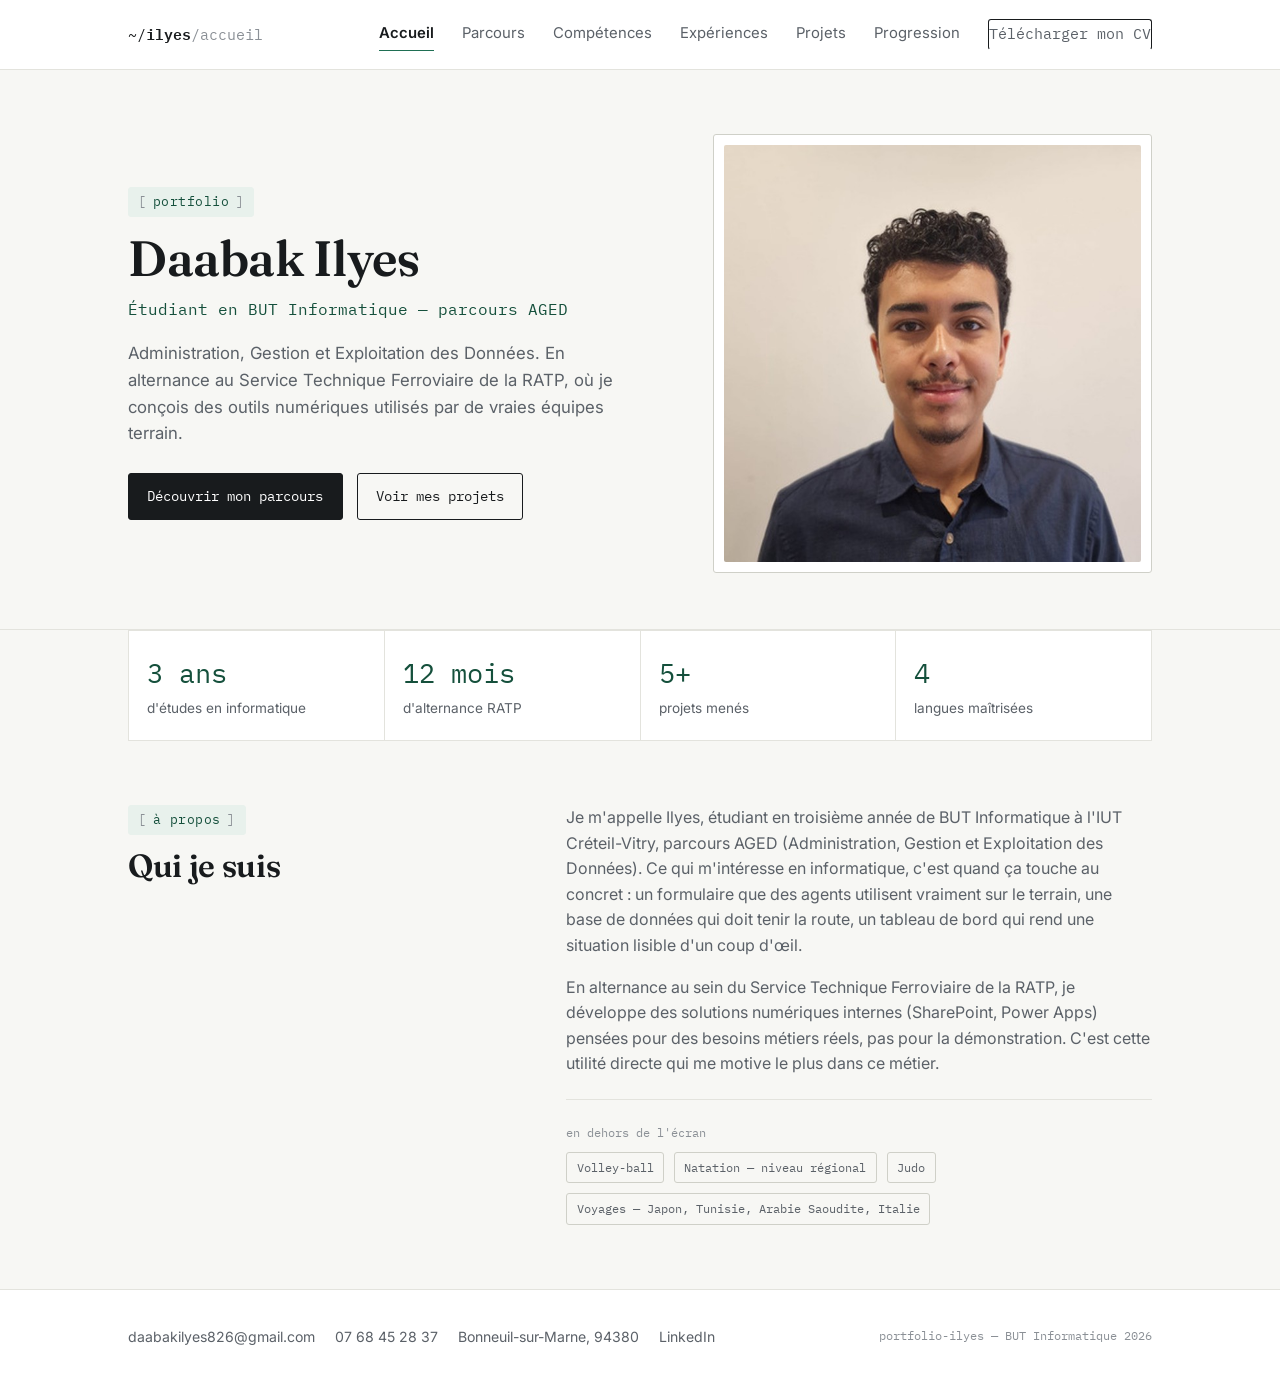
<file: index.html>
<!doctype html>
<html lang="fr">
<head>
<meta charset="UTF-8">
<meta name="viewport" content="width=device-width, initial-scale=1.0">
<title>Daabak Ilyes — Portfolio</title>
<meta name="description" content="Portfolio de Daabak Ilyes, étudiant en BUT Informatique (parcours AGED), alternant à la RATP.">
<link rel="preconnect" href="https://fonts.googleapis.com">
<link rel="preconnect" href="https://fonts.gstatic.com" crossorigin>
<link href="https://fonts.googleapis.com/css2?family=Fraunces:opsz,wght@9..144,300;9..144,600&family=Inter:wght@400;500;600&family=IBM+Plex+Mono:wght@400;500&display=swap" rel="stylesheet">
<link rel="stylesheet" href="assets/css/style.css">
</head>
<body>

<header class="site-header">
  <div class="nav-row">
    <div class="brand">~/<strong>ilyes</strong><span class="path-sep">/accueil</span></div>
    <button class="nav-toggle" aria-expanded="false" aria-label="Ouvrir le menu">menu</button>
    <nav class="main-nav">
      <a href="index.html" aria-current="page">Accueil</a>
      <a href="parcours.html">Parcours</a>
      <a href="competences.html">Compétences</a>
      <a href="experiences.html">Expériences</a>
      <a href="projets.html">Projets</a>
      <a href="progression.html">Progression</a>
      <a class="nav-cv" href="assets/docs/CV_Daabak_Ilyes.pdf" download>Télécharger mon CV</a>
    </nav>
  </div>
</header>

<main>

  <section class="hero">
    <div class="container hero-grid">
      <div>
        <span class="eyebrow">portfolio</span>
        <h1>Daabak Ilyes</h1>
        <p class="role">Étudiant en BUT Informatique — parcours AGED</p>
        <p class="lead">Administration, Gestion et Exploitation des Données. En alternance au Service Technique Ferroviaire de la RATP, où je conçois des outils numériques utilisés par de vraies équipes terrain.</p>
        <div class="cta-row">
          <a class="btn btn-primary" href="parcours.html">Découvrir mon parcours</a>
          <a class="btn btn-ghost" href="projets.html">Voir mes projets</a>
        </div>
      </div>
      <div class="portrait-frame">
        <img src="assets/img/portrait.jpg" alt="Photo de Daabak Ilyes" width="640" height="640">
      </div>
    </div>
  </section>

  <div class="container">
    <div class="stat-table">
      <div class="stat-cell"><span class="num">3 ans</span><span class="label">d'études en informatique</span></div>
      <div class="stat-cell"><span class="num">12 mois</span><span class="label">d'alternance RATP</span></div>
      <div class="stat-cell"><span class="num">5+</span><span class="label">projets menés</span></div>
      <div class="stat-cell"><span class="num">4</span><span class="label">langues maîtrisées</span></div>
    </div>
  </div>

  <section class="section">
    <div class="container about-grid">
      <div>
        <span class="eyebrow">à propos</span>
        <h2>Qui je suis</h2>
      </div>
      <div>
        <p>Je m'appelle Ilyes, étudiant en troisième année de BUT Informatique à l'IUT Créteil-Vitry, parcours AGED (Administration, Gestion et Exploitation des Données). Ce qui m'intéresse en informatique, c'est quand ça touche au concret : un formulaire que des agents utilisent vraiment sur le terrain, une base de données qui doit tenir la route, un tableau de bord qui rend une situation lisible d'un coup d'œil.</p>
        <p>En alternance au sein du Service Technique Ferroviaire de la RATP, je développe des solutions numériques internes (SharePoint, Power Apps) pensées pour des besoins métiers réels, pas pour la démonstration. C'est cette utilité directe qui me motive le plus dans ce métier.</p>
        <div class="interests">
          <span class="label">en dehors de l'écran</span>
          <div class="tagrow">
            <span class="tag">Volley-ball</span>
            <span class="tag">Natation — niveau régional</span>
            <span class="tag">Judo</span>
            <span class="tag">Voyages — Japon, Tunisie, Arabie Saoudite, Italie</span>
          </div>
        </div>
      </div>
    </div>
  </section>

</main>

<footer class="site-footer">
  <div class="container footer-grid">
    <div class="footer-contacts">
      <a href="mailto:daabakilyes826@gmail.com">daabakilyes826@gmail.com</a>
      <a href="tel:+33768452837">07 68 45 28 37</a>
      <span>Bonneuil-sur-Marne, 94380</span>
      <a href="https://www.linkedin.com/in/ilyes-daabak/" target="_blank" rel="noopener">LinkedIn</a>
    </div>
    <div class="footer-meta">portfolio-ilyes — BUT Informatique 2026</div>
  </div>
</footer>

<script src="assets/js/main.js"></script>
</body>
</html>
</file>
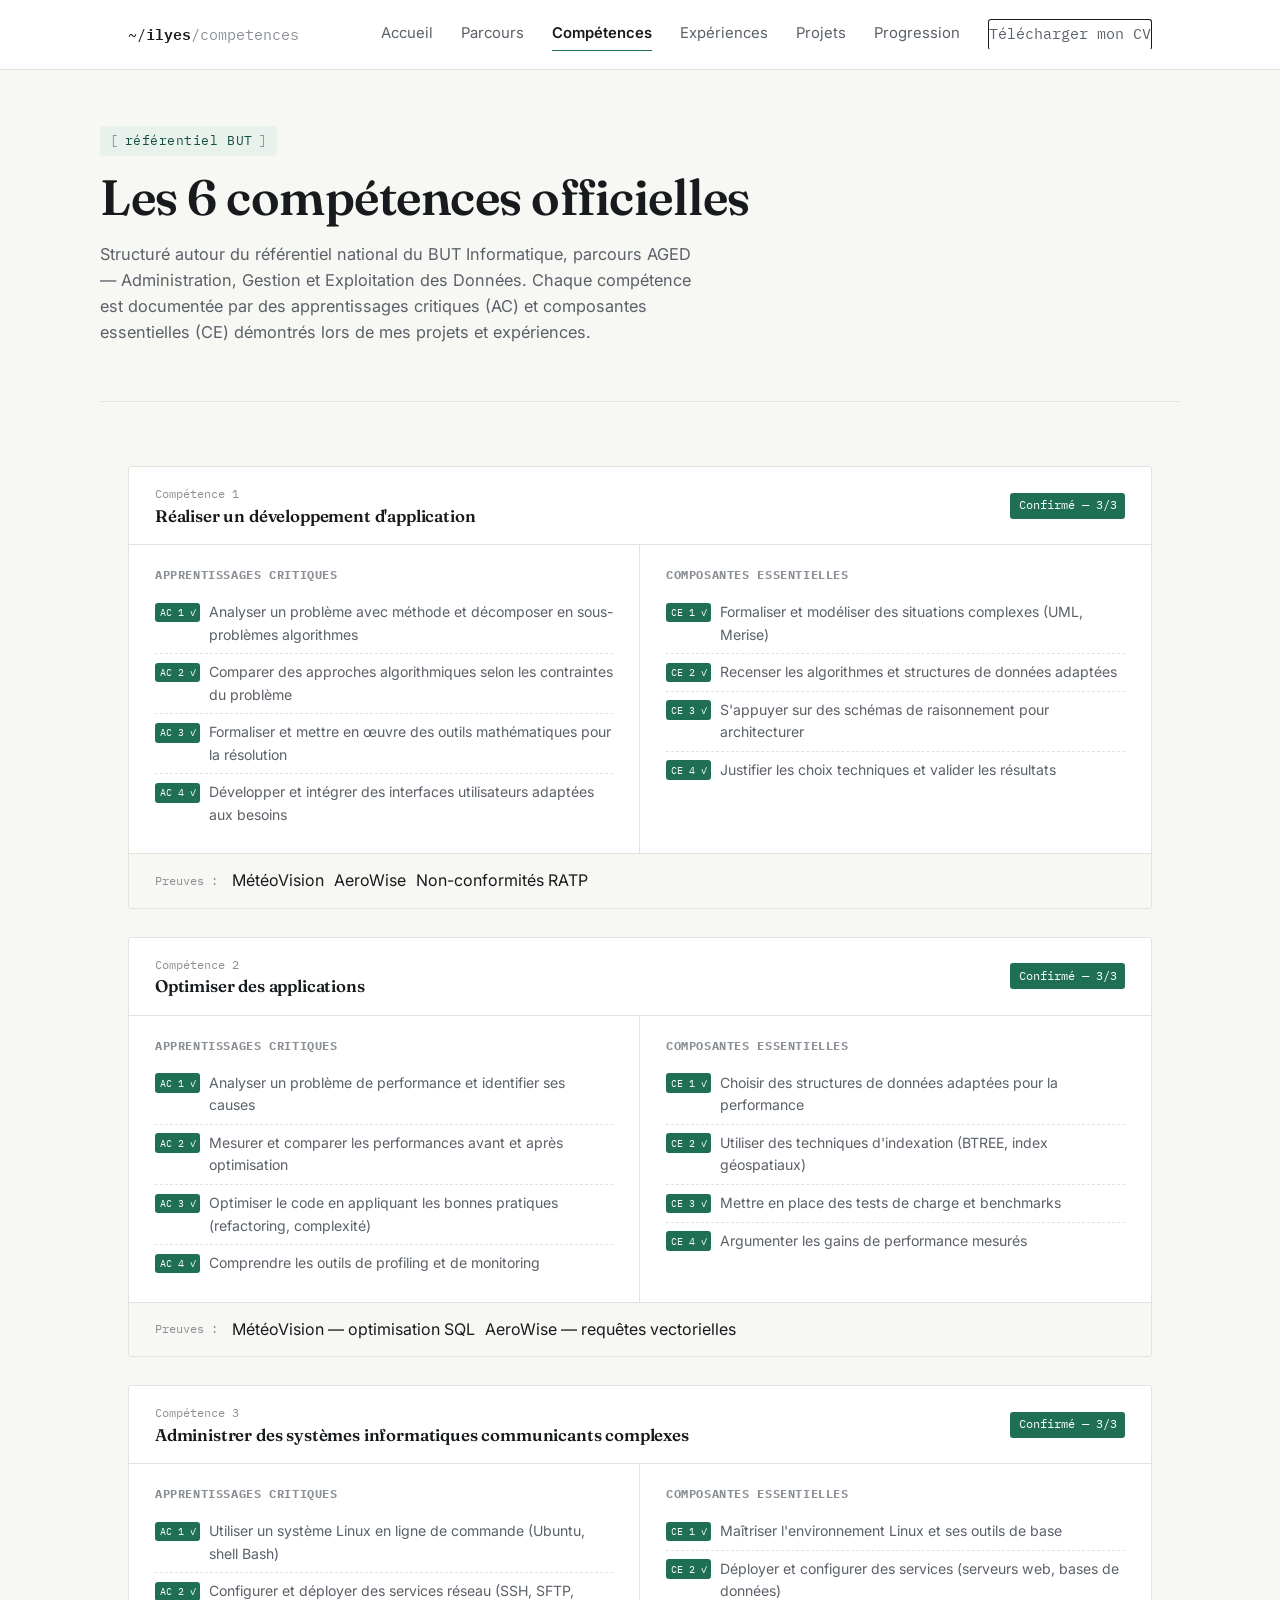
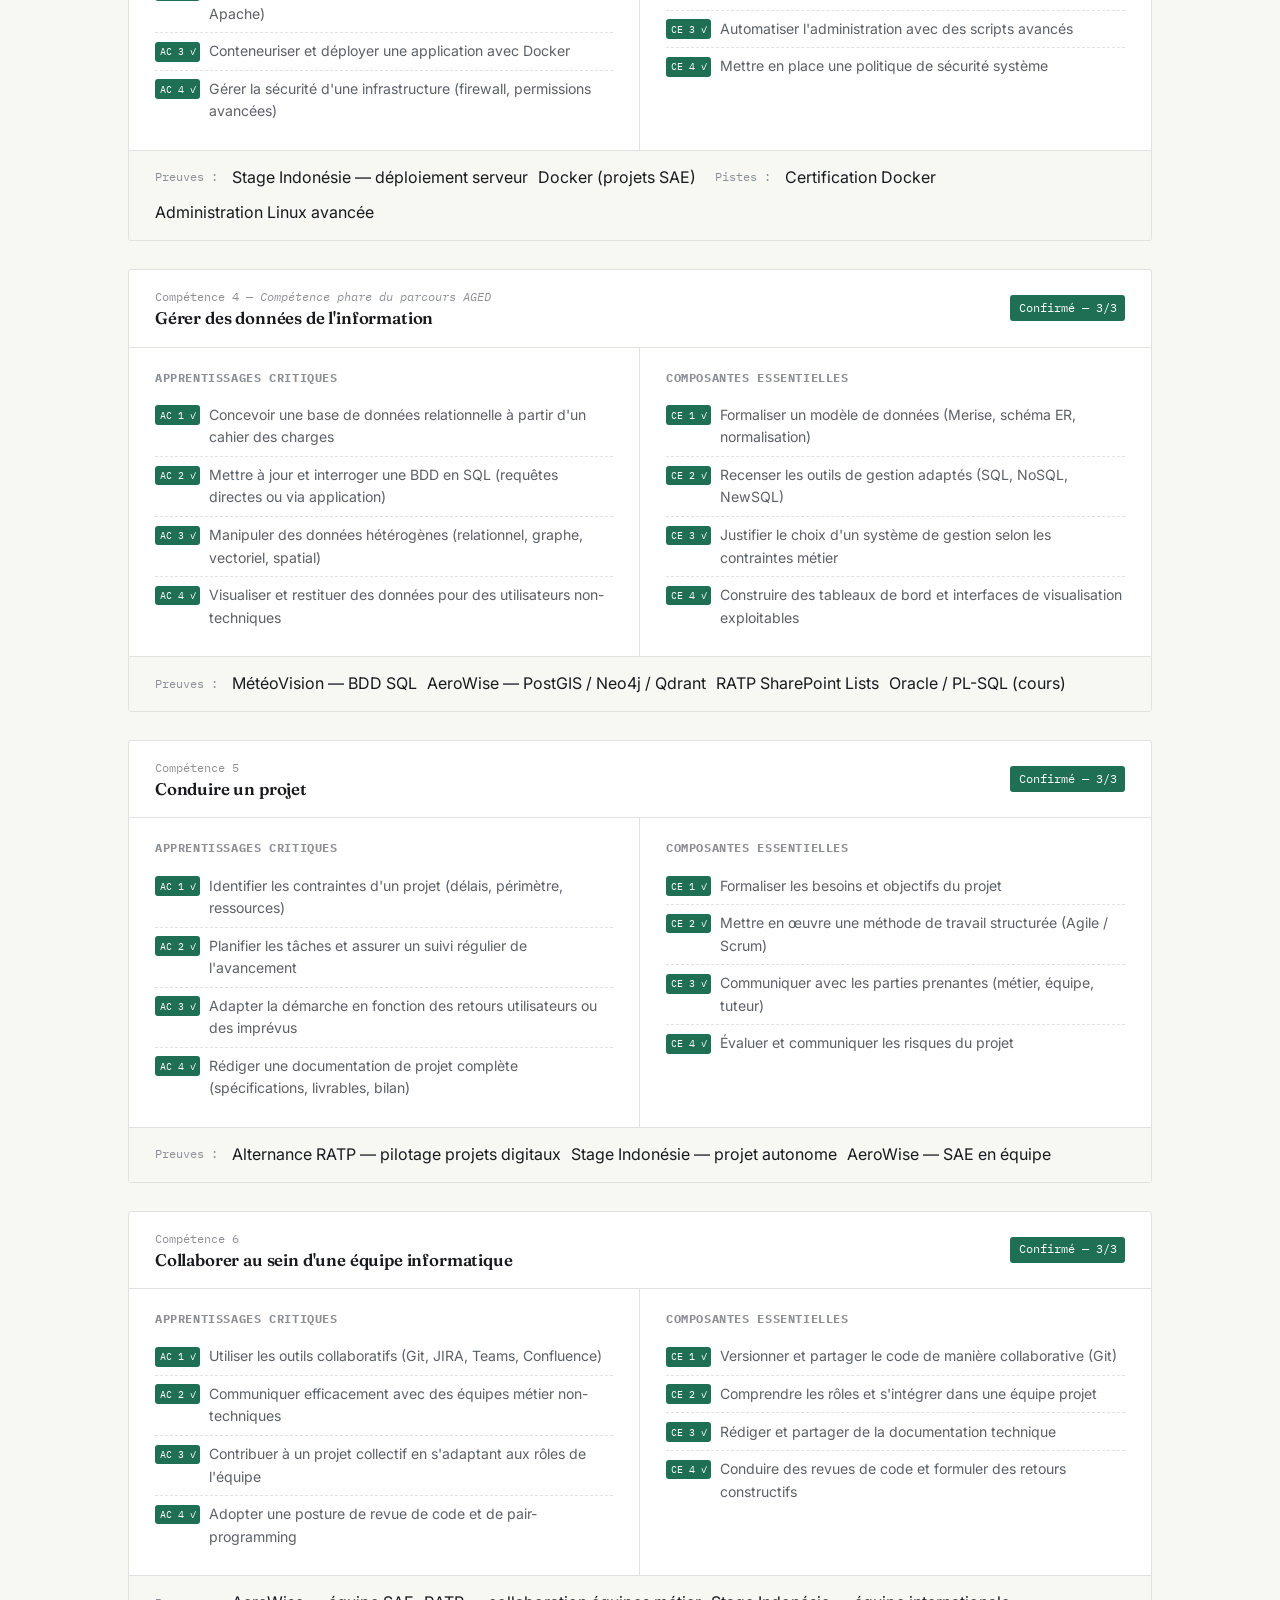
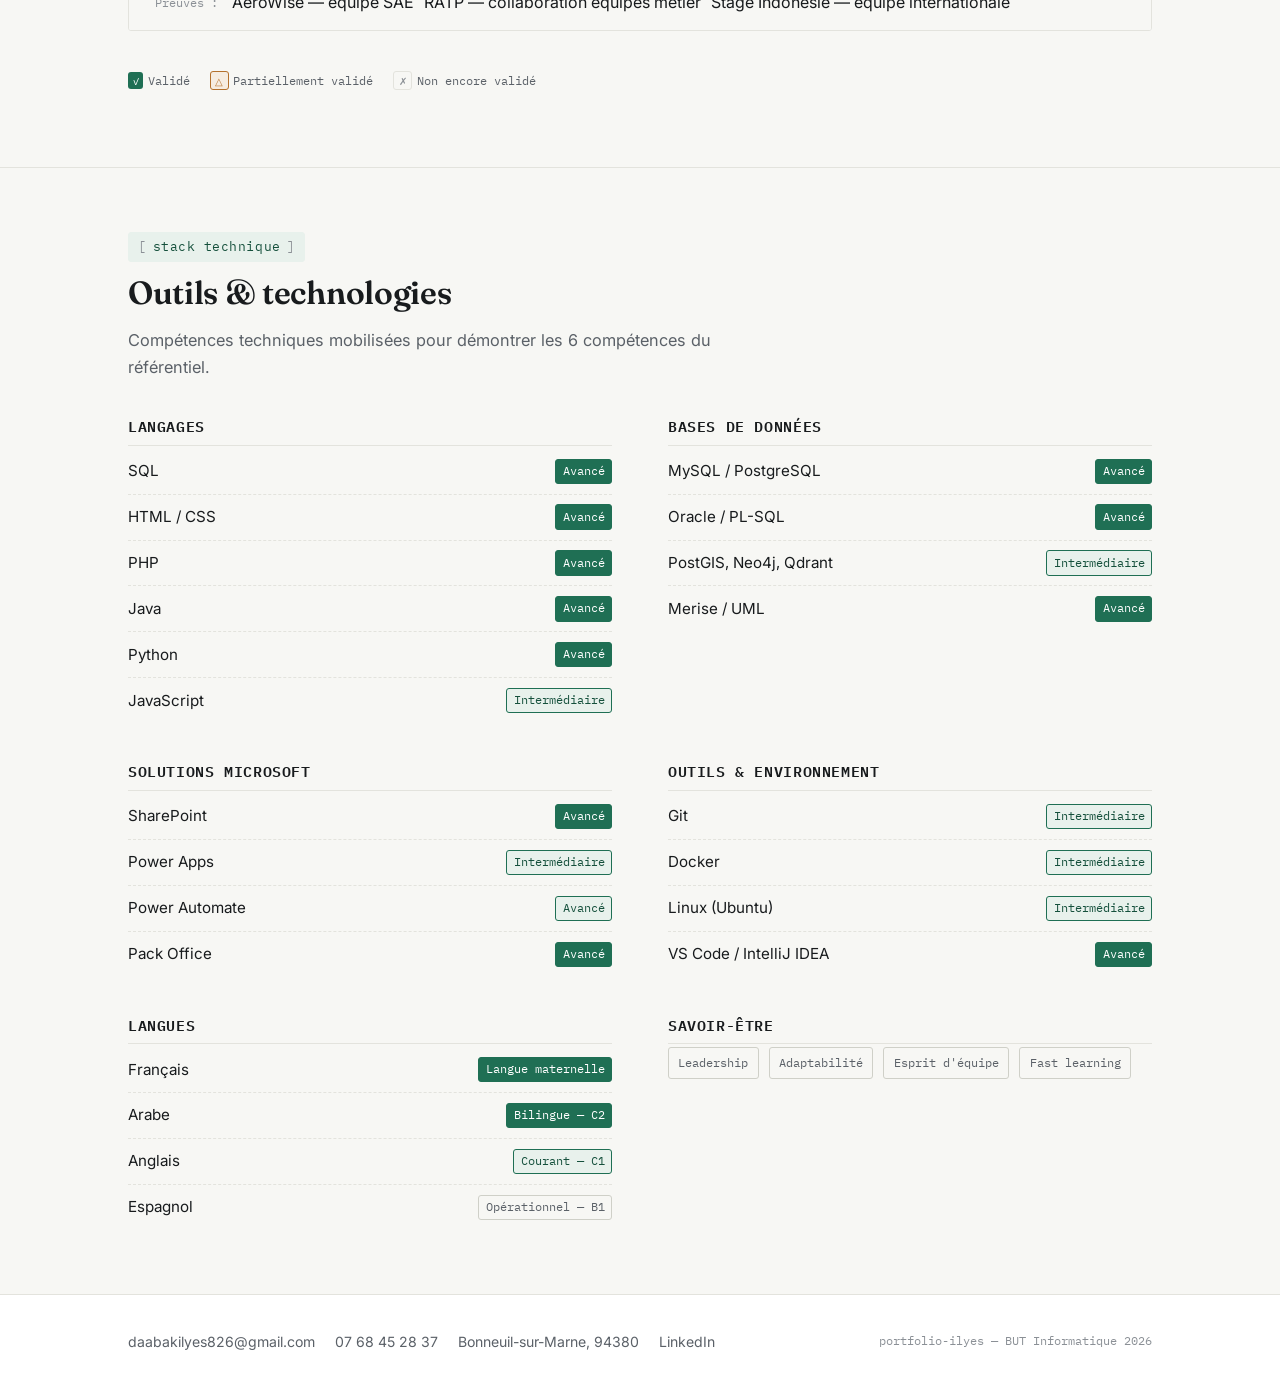
<file: competences.html>
<!doctype html>
<html lang="fr">
<head>
<meta charset="UTF-8">
<meta name="viewport" content="width=device-width, initial-scale=1.0">
<title>Compétences — Daabak Ilyes</title>
<meta name="description" content="Les 6 compétences officielles du BUT Informatique (parcours AGED) démontrées par Daabak Ilyes.">
<link rel="preconnect" href="https://fonts.googleapis.com">
<link rel="preconnect" href="https://fonts.gstatic.com" crossorigin>
<link href="https://fonts.googleapis.com/css2?family=Fraunces:opsz,wght@9..144,300;9..144,600&family=Inter:wght@400;500;600&family=IBM+Plex+Mono:wght@400;500&display=swap" rel="stylesheet">
<link rel="stylesheet" href="assets/css/style.css">
</head>
<body>

<header class="site-header">
  <div class="nav-row">
    <div class="brand">~/<strong>ilyes</strong><span class="path-sep">/competences</span></div>
    <button class="nav-toggle" aria-expanded="false" aria-label="Ouvrir le menu">menu</button>
    <nav class="main-nav">
      <a href="index.html">Accueil</a>
      <a href="parcours.html">Parcours</a>
      <a href="competences.html" aria-current="page">Compétences</a>
      <a href="experiences.html">Expériences</a>
      <a href="projets.html">Projets</a>
      <a href="progression.html">Progression</a>
      <a class="nav-cv" href="assets/docs/CV_Daabak_Ilyes.pdf" download>Télécharger mon CV</a>
    </nav>
  </div>
</header>

<main>

  <div class="page-head container">
    <span class="eyebrow">référentiel BUT</span>
    <h1>Les 6 compétences officielles</h1>
    <p>Structuré autour du référentiel national du BUT Informatique, parcours AGED — Administration, Gestion et Exploitation des Données. Chaque compétence est documentée par des apprentissages critiques (AC) et composantes essentielles (CE) démontrés lors de mes projets et expériences.</p>
  </div>

  <section class="section">
    <div class="container">

      <!-- C1 -->
      <div class="comp-block">
        <div class="comp-header">
          <div>
            <div class="comp-num">Compétence 1</div>
            <h3>Réaliser un développement d'application</h3>
          </div>
          <span class="level-badge lvl-confirmed">Confirmé — 3/3</span>
        </div>
        <div class="comp-body">
          <div class="comp-col">
            <h4>Apprentissages Critiques</h4>
            <div class="ac-row"><span class="ac-tag ok">AC 1 ✓</span><span>Analyser un problème avec méthode et décomposer en sous-problèmes algorithmes</span></div>
            <div class="ac-row"><span class="ac-tag ok">AC 2 ✓</span><span>Comparer des approches algorithmiques selon les contraintes du problème</span></div>
            <div class="ac-row"><span class="ac-tag ok">AC 3 ✓</span><span>Formaliser et mettre en œuvre des outils mathématiques pour la résolution</span></div>
            <div class="ac-row"><span class="ac-tag ok">AC 4 ✓</span><span>Développer et intégrer des interfaces utilisateurs adaptées aux besoins</span></div>
          </div>
          <div class="comp-col">
            <h4>Composantes Essentielles</h4>
            <div class="ac-row"><span class="ac-tag ok">CE 1 ✓</span><span>Formaliser et modéliser des situations complexes (UML, Merise)</span></div>
            <div class="ac-row"><span class="ac-tag ok">CE 2 ✓</span><span>Recenser les algorithmes et structures de données adaptées</span></div>
            <div class="ac-row"><span class="ac-tag ok">CE 3 ✓</span><span>S'appuyer sur des schémas de raisonnement pour architecturer</span></div>
            <div class="ac-row"><span class="ac-tag ok">CE 4 ✓</span><span>Justifier les choix techniques et valider les résultats</span></div>
          </div>
        </div>
        <div class="comp-footer">
          <span class="label">Preuves :</span>
          <span class="tag">MétéoVision</span>
          <span class="tag">AeroWise</span>
          <span class="tag">Non-conformités RATP</span>
        </div>
      </div>

      <!-- C2 -->
      <div class="comp-block">
        <div class="comp-header">
          <div>
            <div class="comp-num">Compétence 2</div>
            <h3>Optimiser des applications</h3>
          </div>
          <span class="level-badge lvl-confirmed">Confirmé — 3/3</span>
        </div>
        <div class="comp-body">
          <div class="comp-col">
            <h4>Apprentissages Critiques</h4>
            <div class="ac-row"><span class="ac-tag ok">AC 1 ✓</span><span>Analyser un problème de performance et identifier ses causes</span></div>
            <div class="ac-row"><span class="ac-tag ok">AC 2 ✓</span><span>Mesurer et comparer les performances avant et après optimisation</span></div>
            <div class="ac-row"><span class="ac-tag ok">AC 3 ✓</span><span>Optimiser le code en appliquant les bonnes pratiques (refactoring, complexité)</span></div>
            <div class="ac-row"><span class="ac-tag ok">AC 4 ✓</span><span>Comprendre les outils de profiling et de monitoring</span></div>
          </div>
          <div class="comp-col">
            <h4>Composantes Essentielles</h4>
            <div class="ac-row"><span class="ac-tag ok">CE 1 ✓</span><span>Choisir des structures de données adaptées pour la performance</span></div>
            <div class="ac-row"><span class="ac-tag ok">CE 2 ✓</span><span>Utiliser des techniques d'indexation (BTREE, index géospatiaux)</span></div>
            <div class="ac-row"><span class="ac-tag ok">CE 3 ✓</span><span>Mettre en place des tests de charge et benchmarks</span></div>
            <div class="ac-row"><span class="ac-tag ok">CE 4 ✓</span><span>Argumenter les gains de performance mesurés</span></div>
          </div>
        </div>
        <div class="comp-footer">
          <span class="label">Preuves :</span>
          <span class="tag">MétéoVision — optimisation SQL</span>
          <span class="tag">AeroWise — requêtes vectorielles</span>
        </div>
      </div>

      <!-- C3 -->
      <div class="comp-block">
        <div class="comp-header">
          <div>
            <div class="comp-num">Compétence 3</div>
            <h3>Administrer des systèmes informatiques communicants complexes</h3>
          </div>
          <span class="level-badge lvl-confirmed">Confirmé — 3/3</span>
        </div>
        <div class="comp-body">
          <div class="comp-col">
            <h4>Apprentissages Critiques</h4>
            <div class="ac-row"><span class="ac-tag ok">AC 1 ✓</span><span>Utiliser un système Linux en ligne de commande (Ubuntu, shell Bash)</span></div>
            <div class="ac-row"><span class="ac-tag ok">AC 2 ✓</span><span>Configurer et déployer des services réseau (SSH, SFTP, Apache)</span></div>
            <div class="ac-row"><span class="ac-tag ok">AC 3 ✓</span><span>Conteneuriser et déployer une application avec Docker</span></div>
            <div class="ac-row"><span class="ac-tag ok">AC 4 ✓</span><span>Gérer la sécurité d'une infrastructure (firewall, permissions avancées)</span></div>
          </div>
          <div class="comp-col">
            <h4>Composantes Essentielles</h4>
            <div class="ac-row"><span class="ac-tag ok">CE 1 ✓</span><span>Maîtriser l'environnement Linux et ses outils de base</span></div>
            <div class="ac-row"><span class="ac-tag ok">CE 2 ✓</span><span>Déployer et configurer des services (serveurs web, bases de données)</span></div>
            <div class="ac-row"><span class="ac-tag ok">CE 3 ✓</span><span>Automatiser l'administration avec des scripts avancés</span></div>
            <div class="ac-row"><span class="ac-tag ok">CE 4 ✓</span><span>Mettre en place une politique de sécurité système</span></div>
          </div>
        </div>
        <div class="comp-footer">
          <span class="label">Preuves :</span>
          <span class="tag">Stage Indonésie — déploiement serveur</span>
          <span class="tag">Docker (projets SAE)</span>
          <span class="label" style="margin-left:.8em;">Pistes :</span>
          <span class="tag">Certification Docker</span>
          <span class="tag">Administration Linux avancée</span>
        </div>
      </div>

      <!-- C4 — compétence phare AGED -->
      <div class="comp-block">
        <div class="comp-header">
          <div>
            <div class="comp-num">Compétence 4 — <em>Compétence phare du parcours AGED</em></div>
            <h3>Gérer des données de l'information</h3>
          </div>
          <span class="level-badge lvl-confirmed">Confirmé — 3/3</span>
        </div>
        <div class="comp-body">
          <div class="comp-col">
            <h4>Apprentissages Critiques</h4>
            <div class="ac-row"><span class="ac-tag ok">AC 1 ✓</span><span>Concevoir une base de données relationnelle à partir d'un cahier des charges</span></div>
            <div class="ac-row"><span class="ac-tag ok">AC 2 ✓</span><span>Mettre à jour et interroger une BDD en SQL (requêtes directes ou via application)</span></div>
            <div class="ac-row"><span class="ac-tag ok">AC 3 ✓</span><span>Manipuler des données hétérogènes (relationnel, graphe, vectoriel, spatial)</span></div>
            <div class="ac-row"><span class="ac-tag ok">AC 4 ✓</span><span>Visualiser et restituer des données pour des utilisateurs non-techniques</span></div>
          </div>
          <div class="comp-col">
            <h4>Composantes Essentielles</h4>
            <div class="ac-row"><span class="ac-tag ok">CE 1 ✓</span><span>Formaliser un modèle de données (Merise, schéma ER, normalisation)</span></div>
            <div class="ac-row"><span class="ac-tag ok">CE 2 ✓</span><span>Recenser les outils de gestion adaptés (SQL, NoSQL, NewSQL)</span></div>
            <div class="ac-row"><span class="ac-tag ok">CE 3 ✓</span><span>Justifier le choix d'un système de gestion selon les contraintes métier</span></div>
            <div class="ac-row"><span class="ac-tag ok">CE 4 ✓</span><span>Construire des tableaux de bord et interfaces de visualisation exploitables</span></div>
          </div>
        </div>
        <div class="comp-footer">
          <span class="label">Preuves :</span>
          <span class="tag">MétéoVision — BDD SQL</span>
          <span class="tag">AeroWise — PostGIS / Neo4j / Qdrant</span>
          <span class="tag">RATP SharePoint Lists</span>
          <span class="tag">Oracle / PL-SQL (cours)</span>
        </div>
      </div>

      <!-- C5 -->
      <div class="comp-block">
        <div class="comp-header">
          <div>
            <div class="comp-num">Compétence 5</div>
            <h3>Conduire un projet</h3>
          </div>
          <span class="level-badge lvl-confirmed">Confirmé — 3/3</span>
        </div>
        <div class="comp-body">
          <div class="comp-col">
            <h4>Apprentissages Critiques</h4>
            <div class="ac-row"><span class="ac-tag ok">AC 1 ✓</span><span>Identifier les contraintes d'un projet (délais, périmètre, ressources)</span></div>
            <div class="ac-row"><span class="ac-tag ok">AC 2 ✓</span><span>Planifier les tâches et assurer un suivi régulier de l'avancement</span></div>
            <div class="ac-row"><span class="ac-tag ok">AC 3 ✓</span><span>Adapter la démarche en fonction des retours utilisateurs ou des imprévus</span></div>
            <div class="ac-row"><span class="ac-tag ok">AC 4 ✓</span><span>Rédiger une documentation de projet complète (spécifications, livrables, bilan)</span></div>
          </div>
          <div class="comp-col">
            <h4>Composantes Essentielles</h4>
            <div class="ac-row"><span class="ac-tag ok">CE 1 ✓</span><span>Formaliser les besoins et objectifs du projet</span></div>
            <div class="ac-row"><span class="ac-tag ok">CE 2 ✓</span><span>Mettre en œuvre une méthode de travail structurée (Agile / Scrum)</span></div>
            <div class="ac-row"><span class="ac-tag ok">CE 3 ✓</span><span>Communiquer avec les parties prenantes (métier, équipe, tuteur)</span></div>
            <div class="ac-row"><span class="ac-tag ok">CE 4 ✓</span><span>Évaluer et communiquer les risques du projet</span></div>
          </div>
        </div>
        <div class="comp-footer">
          <span class="label">Preuves :</span>
          <span class="tag">Alternance RATP — pilotage projets digitaux</span>
          <span class="tag">Stage Indonésie — projet autonome</span>
          <span class="tag">AeroWise — SAE en équipe</span>
        </div>
      </div>

      <!-- C6 -->
      <div class="comp-block">
        <div class="comp-header">
          <div>
            <div class="comp-num">Compétence 6</div>
            <h3>Collaborer au sein d'une équipe informatique</h3>
          </div>
          <span class="level-badge lvl-confirmed">Confirmé — 3/3</span>
        </div>
        <div class="comp-body">
          <div class="comp-col">
            <h4>Apprentissages Critiques</h4>
            <div class="ac-row"><span class="ac-tag ok">AC 1 ✓</span><span>Utiliser les outils collaboratifs (Git, JIRA, Teams, Confluence)</span></div>
            <div class="ac-row"><span class="ac-tag ok">AC 2 ✓</span><span>Communiquer efficacement avec des équipes métier non-techniques</span></div>
            <div class="ac-row"><span class="ac-tag ok">AC 3 ✓</span><span>Contribuer à un projet collectif en s'adaptant aux rôles de l'équipe</span></div>
            <div class="ac-row"><span class="ac-tag ok">AC 4 ✓</span><span>Adopter une posture de revue de code et de pair-programming</span></div>
          </div>
          <div class="comp-col">
            <h4>Composantes Essentielles</h4>
            <div class="ac-row"><span class="ac-tag ok">CE 1 ✓</span><span>Versionner et partager le code de manière collaborative (Git)</span></div>
            <div class="ac-row"><span class="ac-tag ok">CE 2 ✓</span><span>Comprendre les rôles et s'intégrer dans une équipe projet</span></div>
            <div class="ac-row"><span class="ac-tag ok">CE 3 ✓</span><span>Rédiger et partager de la documentation technique</span></div>
            <div class="ac-row"><span class="ac-tag ok">CE 4 ✓</span><span>Conduire des revues de code et formuler des retours constructifs</span></div>
          </div>
        </div>
        <div class="comp-footer">
          <span class="label">Preuves :</span>
          <span class="tag">AeroWise — équipe SAE</span>
          <span class="tag">RATP — collaboration équipes métier</span>
          <span class="tag">Stage Indonésie — équipe internationale</span>
        </div>
      </div>

      <!-- Légende -->
      <div style="display:flex;gap:20px;flex-wrap:wrap;padding:12px 0;font-family:var(--font-mono);font-size:.78rem;color:var(--ink-soft);">
        <span><span class="ac-tag ok" style="margin-right:.4em;">✓</span>Validé</span>
        <span><span class="ac-tag partial" style="margin-right:.4em;">△</span>Partiellement validé</span>
        <span><span class="ac-tag no" style="margin-right:.4em;">✗</span>Non encore validé</span>
      </div>

    </div>
  </section>

  <!-- Compétences techniques (conservées pour référence) -->
  <section class="section">
    <div class="container">
      <div class="section-head">
        <span class="eyebrow">stack technique</span>
        <h2>Outils & technologies</h2>
        <p>Compétences techniques mobilisées pour démontrer les 6 compétences du référentiel.</p>
      </div>
      <div class="skills-grid">
        <div class="skill-group">
          <h3>Langages</h3>
          <div class="skill-row"><span>SQL</span><span class="level level-avance">Avancé</span></div>
          <div class="skill-row"><span>HTML / CSS</span><span class="level level-avance">Avancé</span></div>
          <div class="skill-row"><span>PHP</span><span class="level level-avance">Avancé</span></div>
          <div class="skill-row"><span>Java</span><span class="level level-avance">Avancé</span></div>
          <div class="skill-row"><span>Python</span><span class="level level-avance">Avancé</span></div>
          <div class="skill-row"><span>JavaScript</span><span class="level level-intermediaire">Intermédiaire</span></div>
        </div>
        <div class="skill-group">
          <h3>Bases de données</h3>
          <div class="skill-row"><span>MySQL / PostgreSQL</span><span class="level level-avance">Avancé</span></div>
          <div class="skill-row"><span>Oracle / PL-SQL</span><span class="level level-avance">Avancé</span></div>
          <div class="skill-row"><span>PostGIS, Neo4j, Qdrant</span><span class="level level-intermediaire">Intermédiaire</span></div>
          <div class="skill-row"><span>Merise / UML</span><span class="level level-avance">Avancé</span></div>
        </div>
        <div class="skill-group">
          <h3>Solutions Microsoft</h3>
          <div class="skill-row"><span>SharePoint</span><span class="level level-avance">Avancé</span></div>
          <div class="skill-row"><span>Power Apps</span><span class="level level-intermediaire">Intermédiaire</span></div>
          <div class="skill-row"><span>Power Automate</span><span class="level level-intermediaire">Avancé</span></div>
          <div class="skill-row"><span>Pack Office</span><span class="level level-avance">Avancé</span></div>
        </div>
        <div class="skill-group">
          <h3>Outils & environnement</h3>
          <div class="skill-row"><span>Git</span><span class="level level-intermediaire">Intermédiaire</span></div>
          <div class="skill-row"><span>Docker</span><span class="level level-intermediaire">Intermédiaire</span></div>
          <div class="skill-row"><span>Linux (Ubuntu)</span><span class="level level-intermediaire">Intermédiaire</span></div>
          <div class="skill-row"><span>VS Code / IntelliJ IDEA</span><span class="level level-avance">Avancé</span></div>
        </div>
        <div class="skill-group">
          <h3>Langues</h3>
          <div class="skill-row"><span>Français</span><span class="level level-avance">Langue maternelle</span></div>
          <div class="skill-row"><span>Arabe</span><span class="level level-avance">Bilingue — C2</span></div>
          <div class="skill-row"><span>Anglais</span><span class="level level-intermediaire">Courant — C1</span></div>
          <div class="skill-row"><span>Espagnol</span><span class="level level-debutant">Opérationnel — B1</span></div>
        </div>
        <div class="skill-group">
          <h3>Savoir-être</h3>
          <div class="tagrow">
            <span class="tag">Leadership</span>
            <span class="tag">Adaptabilité</span>
            <span class="tag">Esprit d'équipe</span>
            <span class="tag">Fast learning</span>
          </div>
        </div>
      </div>
    </div>
  </section>

</main>

<footer class="site-footer">
  <div class="container footer-grid">
    <div class="footer-contacts">
      <a href="mailto:daabakilyes826@gmail.com">daabakilyes826@gmail.com</a>
      <a href="tel:+33768452837">07 68 45 28 37</a>
      <span>Bonneuil-sur-Marne, 94380</span>
      <a href="https://www.linkedin.com/in/ilyes-daabak/" target="_blank" rel="noopener">LinkedIn</a>
    </div>
    <div class="footer-meta">portfolio-ilyes — BUT Informatique 2026</div>
  </div>
</footer>

<script src="assets/js/main.js"></script>
</body>
</html>
</file>
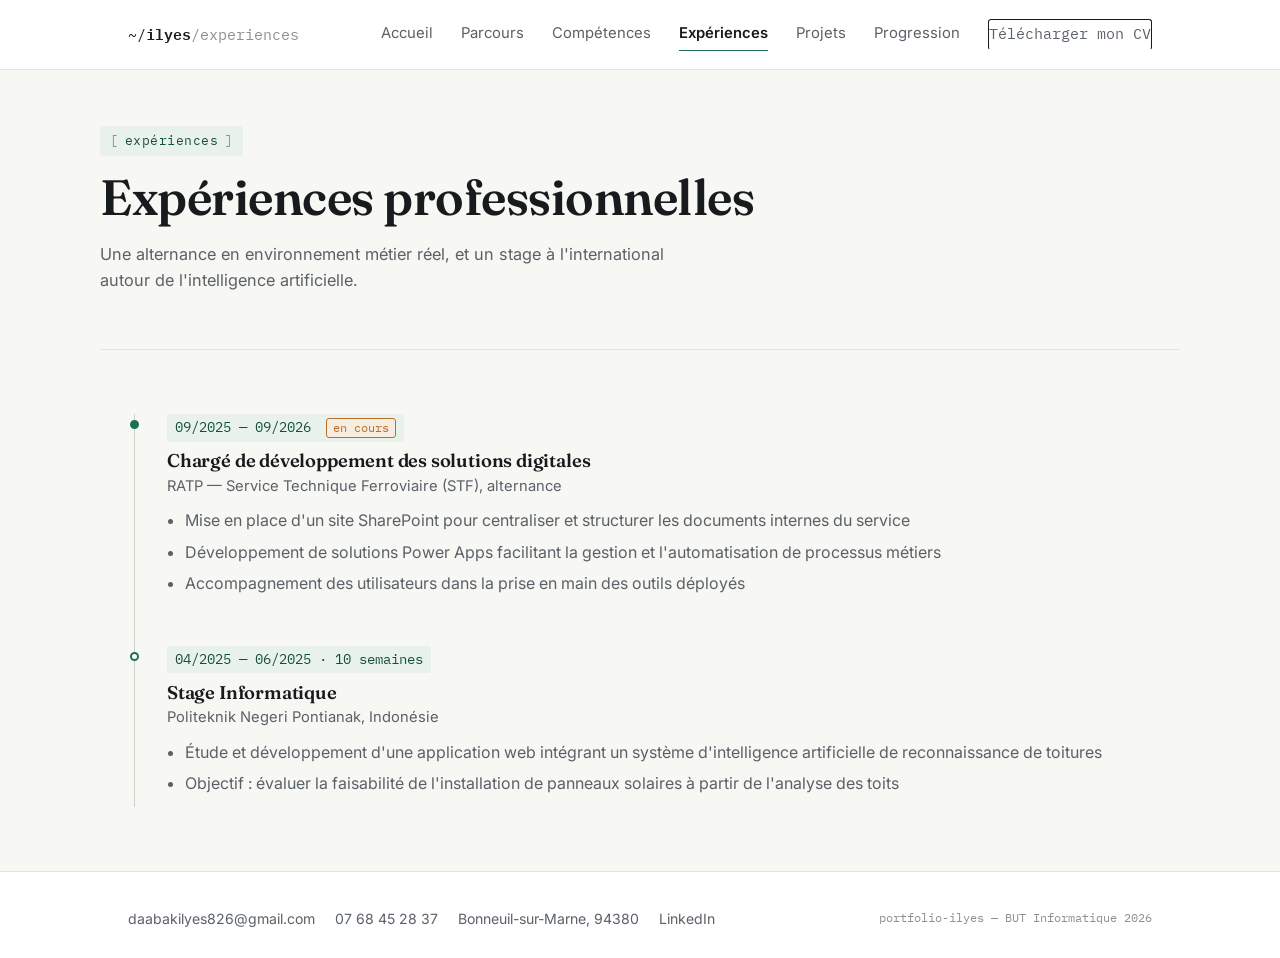
<file: experiences.html>
<!doctype html>
<html lang="fr">
<head>
<meta charset="UTF-8">
<meta name="viewport" content="width=device-width, initial-scale=1.0">
<title>Expériences — Daabak Ilyes</title>
<meta name="description" content="Alternance à la RATP et stage en Indonésie : expériences professionnelles de Daabak Ilyes.">
<link rel="preconnect" href="https://fonts.googleapis.com">
<link rel="preconnect" href="https://fonts.gstatic.com" crossorigin>
<link href="https://fonts.googleapis.com/css2?family=Fraunces:opsz,wght@9..144,300;9..144,600&family=Inter:wght@400;500;600&family=IBM+Plex+Mono:wght@400;500&display=swap" rel="stylesheet">
<link rel="stylesheet" href="assets/css/style.css">
</head>
<body>

<header class="site-header">
  <div class="nav-row">
    <div class="brand">~/<strong>ilyes</strong><span class="path-sep">/experiences</span></div>
    <button class="nav-toggle" aria-expanded="false" aria-label="Ouvrir le menu">menu</button>
    <nav class="main-nav">
      <a href="index.html">Accueil</a>
      <a href="parcours.html">Parcours</a>
      <a href="competences.html">Compétences</a>
      <a href="experiences.html" aria-current="page">Expériences</a>
      <a href="projets.html">Projets</a>
      <a href="progression.html">Progression</a>
      <a class="nav-cv" href="assets/docs/CV_Daabak_Ilyes.pdf" download>Télécharger mon CV</a>
    </nav>
  </div>
</header>

<main>

  <div class="page-head container">
    <span class="eyebrow">expériences</span>
    <h1>Expériences professionnelles</h1>
    <p>Une alternance en environnement métier réel, et un stage à l'international autour de l'intelligence artificielle.</p>
  </div>

  <section class="section">
    <div class="container">
      <div class="timeline">

        <div class="tl-item is-current">
          <span class="tl-date">09/2025 — 09/2026 <span class="tag-current">en cours</span></span>
          <h3>Chargé de développement des solutions digitales</h3>
          <div class="tl-org">RATP — Service Technique Ferroviaire (STF), alternance</div>
          <ul>
            <li>Mise en place d'un site SharePoint pour centraliser et structurer les documents internes du service</li>
            <li>Développement de solutions Power Apps facilitant la gestion et l'automatisation de processus métiers</li>
            <li>Accompagnement des utilisateurs dans la prise en main des outils déployés</li>
          </ul>
        </div>

        <div class="tl-item">
          <span class="tl-date">04/2025 — 06/2025 · 10 semaines</span>
          <h3>Stage Informatique</h3>
          <div class="tl-org">Politeknik Negeri Pontianak, Indonésie</div>
          <ul>
            <li>Étude et développement d'une application web intégrant un système d'intelligence artificielle de reconnaissance de toitures</li>
            <li>Objectif : évaluer la faisabilité de l'installation de panneaux solaires à partir de l'analyse des toits</li>
          </ul>
        </div>

      </div>
    </div>
  </section>

</main>

<footer class="site-footer">
  <div class="container footer-grid">
    <div class="footer-contacts">
      <a href="mailto:daabakilyes826@gmail.com">daabakilyes826@gmail.com</a>
      <a href="tel:+33768452837">07 68 45 28 37</a>
      <span>Bonneuil-sur-Marne, 94380</span>
      <a href="https://www.linkedin.com/in/ilyes-daabak/" target="_blank" rel="noopener">LinkedIn</a>
    </div>
    <div class="footer-meta">portfolio-ilyes — BUT Informatique 2026</div>
  </div>
</footer>

<script src="assets/js/main.js"></script>
</body>
</html>
</file>
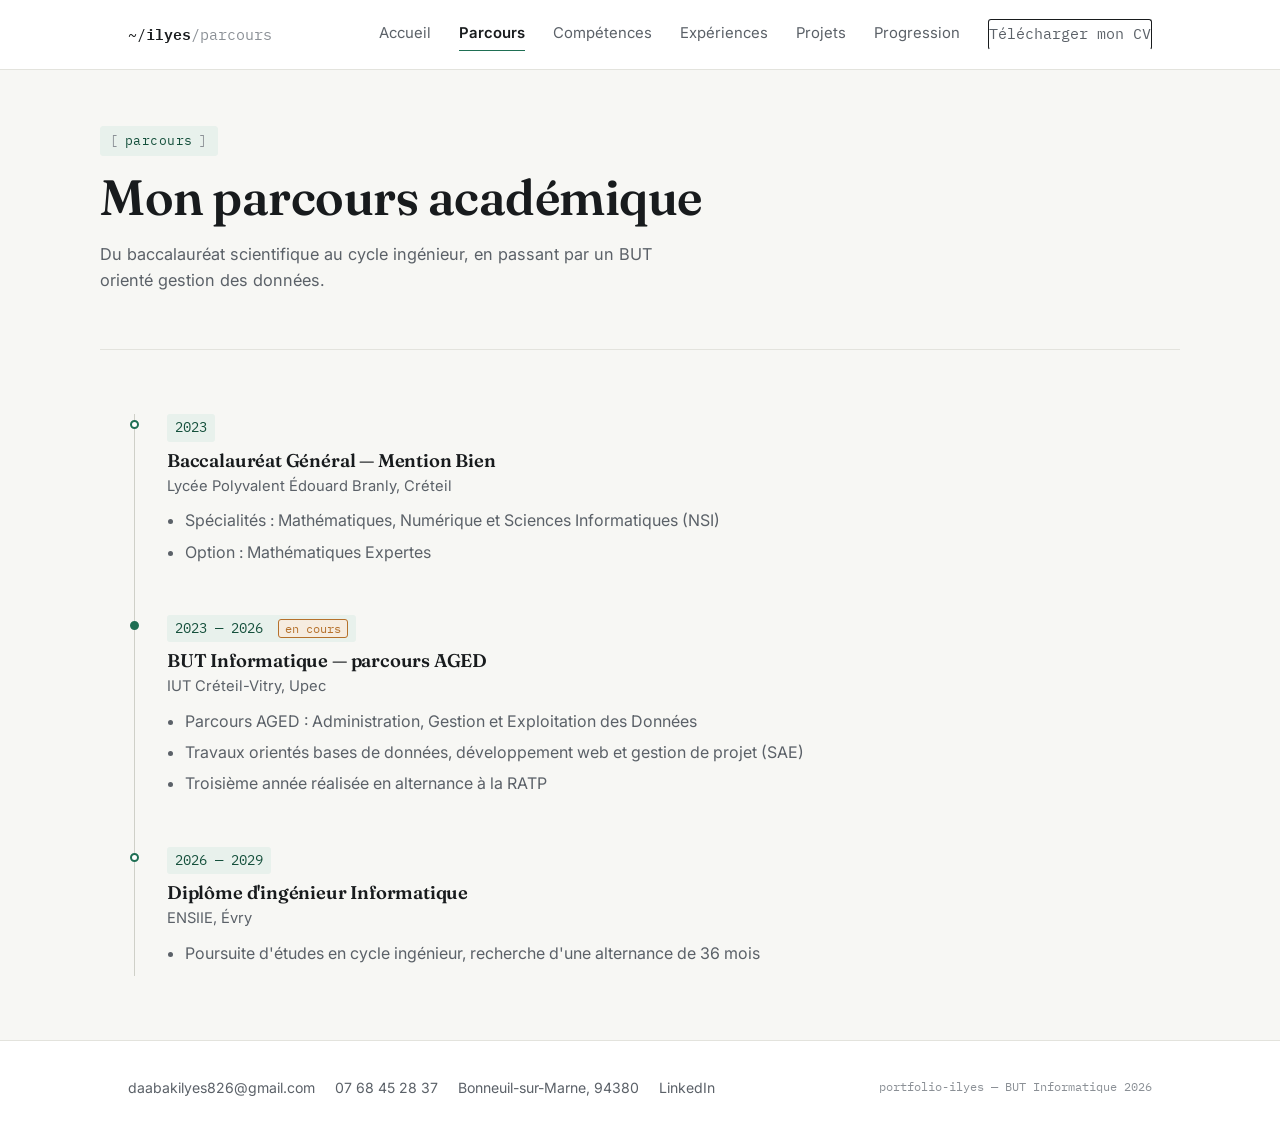
<file: parcours.html>
<!doctype html>
<html lang="fr">
<head>
<meta charset="UTF-8">
<meta name="viewport" content="width=device-width, initial-scale=1.0">
<title>Parcours — Daabak Ilyes</title>
<meta name="description" content="Parcours scolaire et académique de Daabak Ilyes : Bac, BUT Informatique parcours AGED, cycle ingénieur ENSIIE.">
<link rel="preconnect" href="https://fonts.googleapis.com">
<link rel="preconnect" href="https://fonts.gstatic.com" crossorigin>
<link href="https://fonts.googleapis.com/css2?family=Fraunces:opsz,wght@9..144,300;9..144,600&family=Inter:wght@400;500;600&family=IBM+Plex+Mono:wght@400;500&display=swap" rel="stylesheet">
<link rel="stylesheet" href="assets/css/style.css">
</head>
<body>

<header class="site-header">
  <div class="nav-row">
    <div class="brand">~/<strong>ilyes</strong><span class="path-sep">/parcours</span></div>
    <button class="nav-toggle" aria-expanded="false" aria-label="Ouvrir le menu">menu</button>
    <nav class="main-nav">
      <a href="index.html">Accueil</a>
      <a href="parcours.html" aria-current="page">Parcours</a>
      <a href="competences.html">Compétences</a>
      <a href="experiences.html">Expériences</a>
      <a href="projets.html">Projets</a>
      <a href="progression.html">Progression</a>
      <a class="nav-cv" href="assets/docs/CV_Daabak_Ilyes.pdf" download>Télécharger mon CV</a>
    </nav>
  </div>
</header>

<main>

  <div class="page-head container">
    <span class="eyebrow">parcours</span>
    <h1>Mon parcours académique</h1>
    <p>Du baccalauréat scientifique au cycle ingénieur, en passant par un BUT orienté gestion des données.</p>
  </div>

  <section class="section">
    <div class="container">
      <div class="timeline">

        <div class="tl-item">
          <span class="tl-date">2023</span>
          <h3>Baccalauréat Général — Mention Bien</h3>
          <div class="tl-org">Lycée Polyvalent Édouard Branly, Créteil</div>
          <ul>
            <li>Spécialités : Mathématiques, Numérique et Sciences Informatiques (NSI)</li>
            <li>Option : Mathématiques Expertes</li>
          </ul>
        </div>

        <div class="tl-item is-current">
          <span class="tl-date">2023 — 2026 <span class="tag-current">en cours</span></span>
          <h3>BUT Informatique — parcours AGED</h3>
          <div class="tl-org">IUT Créteil-Vitry, Upec</div>
          <ul>
            <li>Parcours AGED : Administration, Gestion et Exploitation des Données</li>
            <li>Travaux orientés bases de données, développement web et gestion de projet (SAE)</li>
            <li>Troisième année réalisée en alternance à la RATP</li>
          </ul>
        </div>

        <div class="tl-item">
          <span class="tl-date">2026 — 2029</span>
          <h3>Diplôme d'ingénieur Informatique</h3>
          <div class="tl-org">ENSIIE, Évry</div>
          <ul>
            <li>Poursuite d'études en cycle ingénieur, recherche d'une alternance de 36 mois</li>
          </ul>
        </div>

      </div>
    </div>
  </section>

</main>

<footer class="site-footer">
  <div class="container footer-grid">
    <div class="footer-contacts">
      <a href="mailto:daabakilyes826@gmail.com">daabakilyes826@gmail.com</a>
      <a href="tel:+33768452837">07 68 45 28 37</a>
      <span>Bonneuil-sur-Marne, 94380</span>
      <a href="https://www.linkedin.com/in/ilyes-daabak/" target="_blank" rel="noopener">LinkedIn</a>
    </div>
    <div class="footer-meta">portfolio-ilyes — BUT Informatique 2026</div>
  </div>
</footer>

<script src="assets/js/main.js"></script>
</body>
</html>
</file>
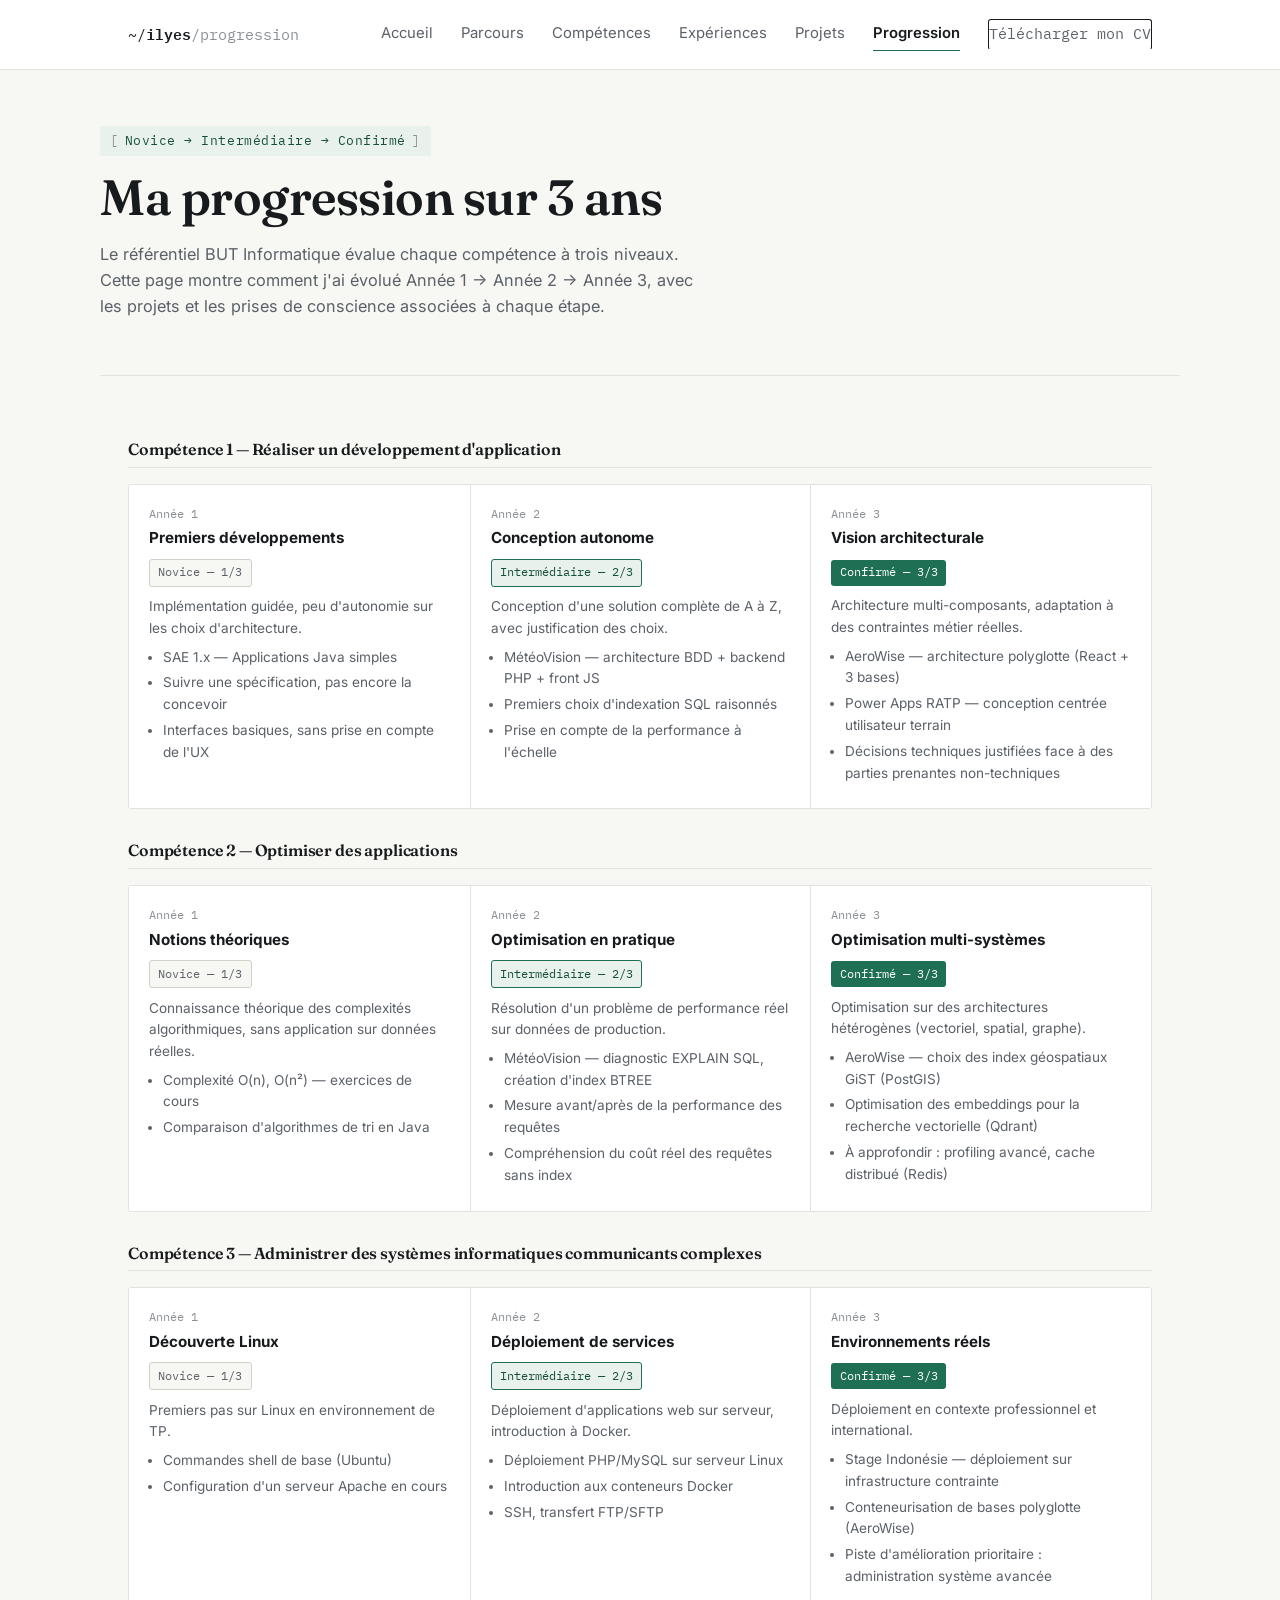
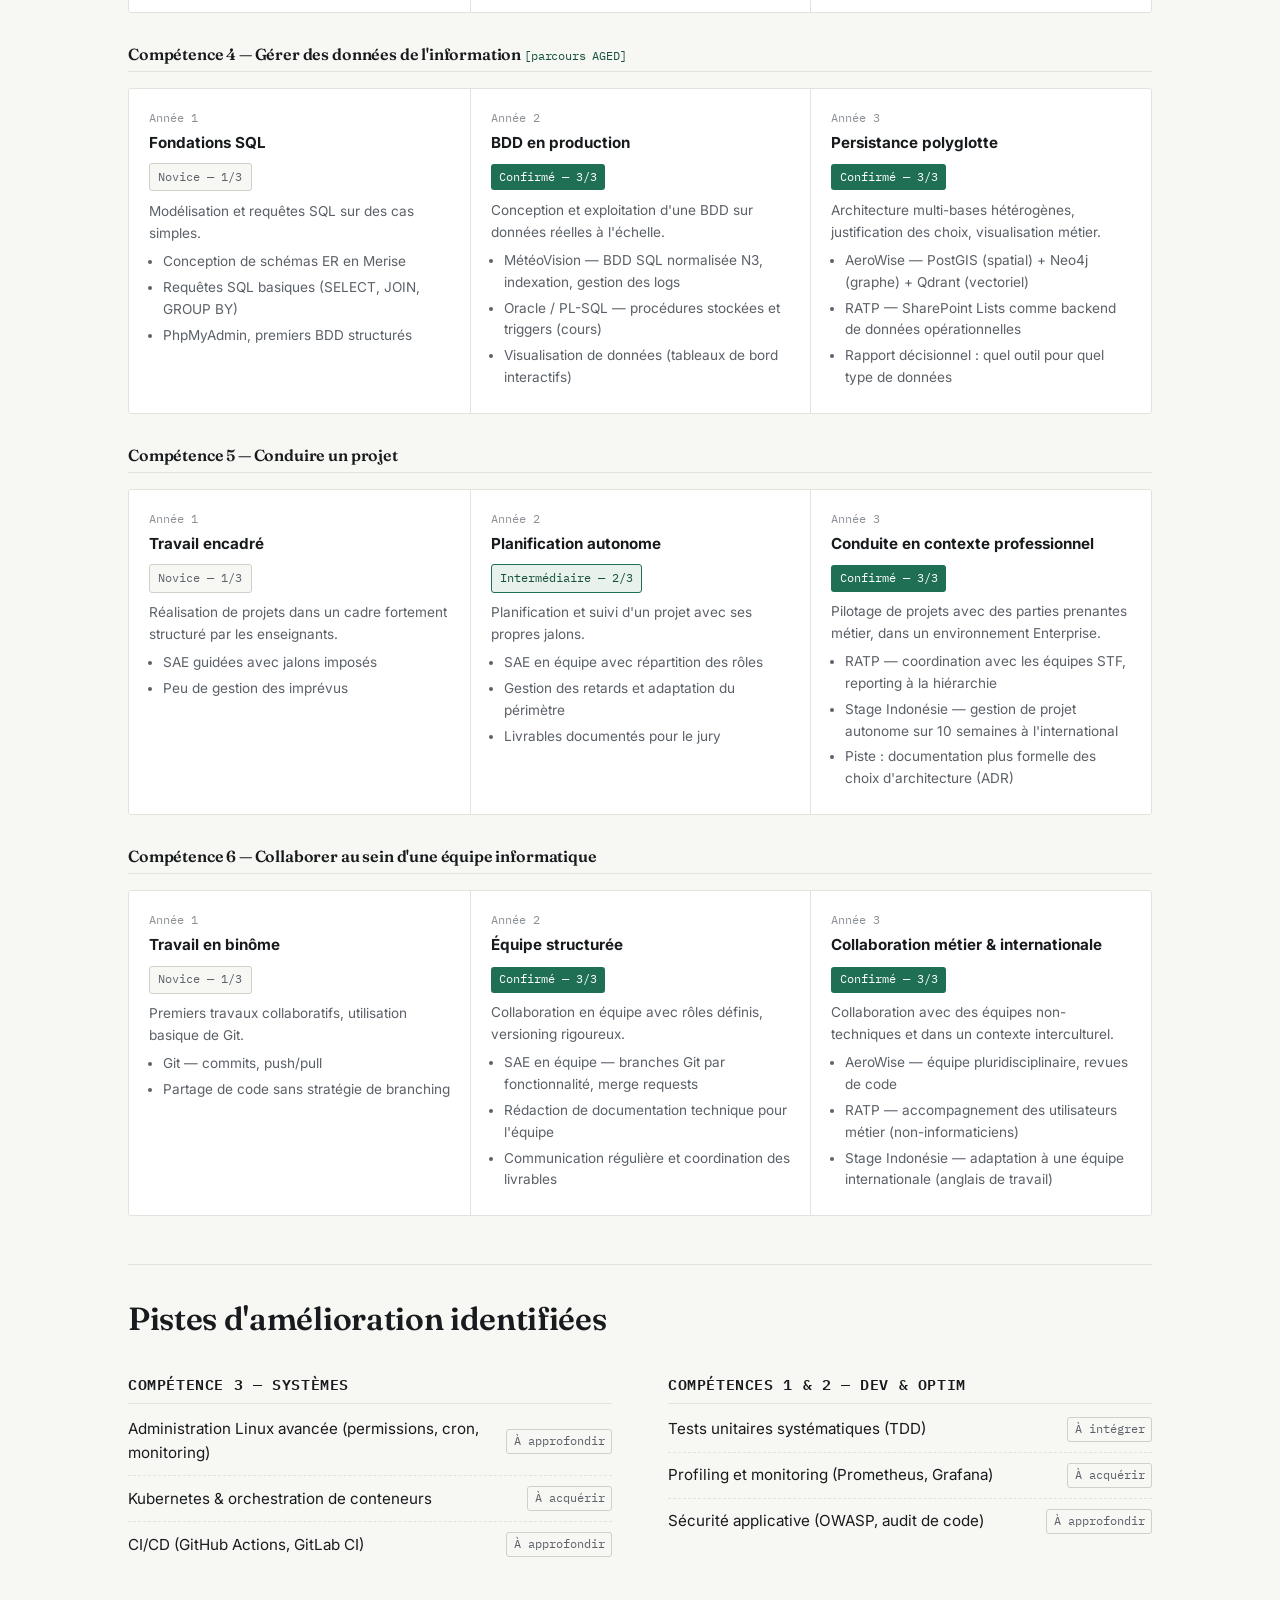
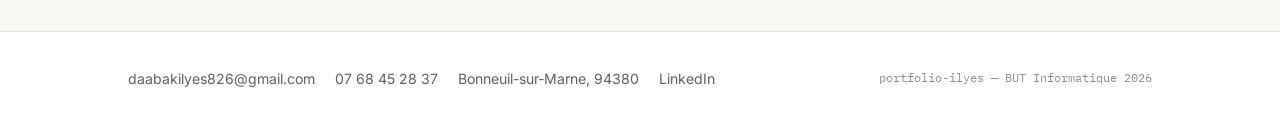
<file: progression.html>
<!doctype html>
<html lang="fr">
<head>
<meta charset="UTF-8">
<meta name="viewport" content="width=device-width, initial-scale=1.0">
<title>Progression — Daabak Ilyes</title>
<meta name="description" content="Progression de Novice à Confirmé sur les 6 compétences BUT Informatique, Année 1 à Année 3.">
<link rel="preconnect" href="https://fonts.googleapis.com">
<link rel="preconnect" href="https://fonts.gstatic.com" crossorigin>
<link href="https://fonts.googleapis.com/css2?family=Fraunces:opsz,wght@9..144,300;9..144,600&family=Inter:wght@400;500;600&family=IBM+Plex+Mono:wght@400;500&display=swap" rel="stylesheet">
<link rel="stylesheet" href="assets/css/style.css">
</head>
<body>

<header class="site-header">
  <div class="nav-row">
    <div class="brand">~/<strong>ilyes</strong><span class="path-sep">/progression</span></div>
    <button class="nav-toggle" aria-expanded="false" aria-label="Ouvrir le menu">menu</button>
    <nav class="main-nav">
      <a href="index.html">Accueil</a>
      <a href="parcours.html">Parcours</a>
      <a href="competences.html">Compétences</a>
      <a href="experiences.html">Expériences</a>
      <a href="projets.html">Projets</a>
      <a href="progression.html" aria-current="page">Progression</a>
      <a class="nav-cv" href="assets/docs/CV_Daabak_Ilyes.pdf" download>Télécharger mon CV</a>
    </nav>
  </div>
</header>

<main>

  <div class="page-head container">
    <span class="eyebrow">Novice → Intermédiaire → Confirmé</span>
    <h1>Ma progression sur 3 ans</h1>
    <p>Le référentiel BUT Informatique évalue chaque compétence à trois niveaux. Cette page montre comment j'ai évolué Année 1 → Année 2 → Année 3, avec les projets et les prises de conscience associées à chaque étape.</p>
  </div>

  <section class="section">
    <div class="container">

      <!-- C1 -->
      <div class="prog-section">
        <h3>Compétence 1 — Réaliser un développement d'application</h3>
        <div class="prog-grid">
          <div class="prog-col">
            <span class="prog-col-label">Année 1</span>
            <h4>Premiers développements</h4>
            <span class="level-badge lvl-novice">Novice — 1/3</span>
            <p>Implémentation guidée, peu d'autonomie sur les choix d'architecture.</p>
            <ul>
              <li>SAE 1.x — Applications Java simples</li>
              <li>Suivre une spécification, pas encore la concevoir</li>
              <li>Interfaces basiques, sans prise en compte de l'UX</li>
            </ul>
          </div>
          <div class="prog-col">
            <span class="prog-col-label">Année 2</span>
            <h4>Conception autonome</h4>
            <span class="level-badge lvl-inter">Intermédiaire — 2/3</span>
            <p>Conception d'une solution complète de A à Z, avec justification des choix.</p>
            <ul>
              <li>MétéoVision — architecture BDD + backend PHP + front JS</li>
              <li>Premiers choix d'indexation SQL raisonnés</li>
              <li>Prise en compte de la performance à l'échelle</li>
            </ul>
          </div>
          <div class="prog-col">
            <span class="prog-col-label">Année 3</span>
            <h4>Vision architecturale</h4>
            <span class="level-badge lvl-confirmed">Confirmé — 3/3</span>
            <p>Architecture multi-composants, adaptation à des contraintes métier réelles.</p>
            <ul>
              <li>AeroWise — architecture polyglotte (React + 3 bases)</li>
              <li>Power Apps RATP — conception centrée utilisateur terrain</li>
              <li>Décisions techniques justifiées face à des parties prenantes non-techniques</li>
            </ul>
          </div>
        </div>
      </div>

      <!-- C2 -->
      <div class="prog-section">
        <h3>Compétence 2 — Optimiser des applications</h3>
        <div class="prog-grid">
          <div class="prog-col">
            <span class="prog-col-label">Année 1</span>
            <h4>Notions théoriques</h4>
            <span class="level-badge lvl-novice">Novice — 1/3</span>
            <p>Connaissance théorique des complexités algorithmiques, sans application sur données réelles.</p>
            <ul>
              <li>Complexité O(n), O(n²) — exercices de cours</li>
              <li>Comparaison d'algorithmes de tri en Java</li>
            </ul>
          </div>
          <div class="prog-col">
            <span class="prog-col-label">Année 2</span>
            <h4>Optimisation en pratique</h4>
            <span class="level-badge lvl-inter">Intermédiaire — 2/3</span>
            <p>Résolution d'un problème de performance réel sur données de production.</p>
            <ul>
              <li>MétéoVision — diagnostic EXPLAIN SQL, création d'index BTREE</li>
              <li>Mesure avant/après de la performance des requêtes</li>
              <li>Compréhension du coût réel des requêtes sans index</li>
            </ul>
          </div>
          <div class="prog-col">
            <span class="prog-col-label">Année 3</span>
            <h4>Optimisation multi-systèmes</h4>
            <span class="level-badge lvl-confirmed">Confirmé — 3/3</span>
            <p>Optimisation sur des architectures hétérogènes (vectoriel, spatial, graphe).</p>
            <ul>
              <li>AeroWise — choix des index géospatiaux GiST (PostGIS)</li>
              <li>Optimisation des embeddings pour la recherche vectorielle (Qdrant)</li>
              <li>À approfondir : profiling avancé, cache distribué (Redis)</li>
            </ul>
          </div>
        </div>
      </div>

      <!-- C3 -->
      <div class="prog-section">
        <h3>Compétence 3 — Administrer des systèmes informatiques communicants complexes</h3>
        <div class="prog-grid">
          <div class="prog-col">
            <span class="prog-col-label">Année 1</span>
            <h4>Découverte Linux</h4>
            <span class="level-badge lvl-novice">Novice — 1/3</span>
            <p>Premiers pas sur Linux en environnement de TP.</p>
            <ul>
              <li>Commandes shell de base (Ubuntu)</li>
              <li>Configuration d'un serveur Apache en cours</li>
            </ul>
          </div>
          <div class="prog-col">
            <span class="prog-col-label">Année 2</span>
            <h4>Déploiement de services</h4>
            <span class="level-badge lvl-inter">Intermédiaire — 2/3</span>
            <p>Déploiement d'applications web sur serveur, introduction à Docker.</p>
            <ul>
              <li>Déploiement PHP/MySQL sur serveur Linux</li>
              <li>Introduction aux conteneurs Docker</li>
              <li>SSH, transfert FTP/SFTP</li>
            </ul>
          </div>
          <div class="prog-col">
            <span class="prog-col-label">Année 3</span>
            <h4>Environnements réels</h4>
            <span class="level-badge lvl-confirmed">Confirmé — 3/3</span>
            <p>Déploiement en contexte professionnel et international.</p>
            <ul>
              <li>Stage Indonésie — déploiement sur infrastructure contrainte</li>
              <li>Conteneurisation de bases polyglotte (AeroWise)</li>
              <li>Piste d'amélioration prioritaire : administration système avancée</li>
            </ul>
          </div>
        </div>
      </div>

      <!-- C4 -->
      <div class="prog-section">
        <h3>Compétence 4 — Gérer des données de l'information <span style="font-family:var(--font-mono);font-size:.74rem;color:var(--accent-ink);font-weight:400;">[parcours AGED]</span></h3>
        <div class="prog-grid">
          <div class="prog-col">
            <span class="prog-col-label">Année 1</span>
            <h4>Fondations SQL</h4>
            <span class="level-badge lvl-novice">Novice — 1/3</span>
            <p>Modélisation et requêtes SQL sur des cas simples.</p>
            <ul>
              <li>Conception de schémas ER en Merise</li>
              <li>Requêtes SQL basiques (SELECT, JOIN, GROUP BY)</li>
              <li>PhpMyAdmin, premiers BDD structurés</li>
            </ul>
          </div>
          <div class="prog-col">
            <span class="prog-col-label">Année 2</span>
            <h4>BDD en production</h4>
            <span class="level-badge lvl-confirmed">Confirmé — 3/3</span>
            <p>Conception et exploitation d'une BDD sur données réelles à l'échelle.</p>
            <ul>
              <li>MétéoVision — BDD SQL normalisée N3, indexation, gestion des logs</li>
              <li>Oracle / PL-SQL — procédures stockées et triggers (cours)</li>
              <li>Visualisation de données (tableaux de bord interactifs)</li>
            </ul>
          </div>
          <div class="prog-col">
            <span class="prog-col-label">Année 3</span>
            <h4>Persistance polyglotte</h4>
            <span class="level-badge lvl-confirmed">Confirmé — 3/3</span>
            <p>Architecture multi-bases hétérogènes, justification des choix, visualisation métier.</p>
            <ul>
              <li>AeroWise — PostGIS (spatial) + Neo4j (graphe) + Qdrant (vectoriel)</li>
              <li>RATP — SharePoint Lists comme backend de données opérationnelles</li>
              <li>Rapport décisionnel : quel outil pour quel type de données</li>
            </ul>
          </div>
        </div>
      </div>

      <!-- C5 -->
      <div class="prog-section">
        <h3>Compétence 5 — Conduire un projet</h3>
        <div class="prog-grid">
          <div class="prog-col">
            <span class="prog-col-label">Année 1</span>
            <h4>Travail encadré</h4>
            <span class="level-badge lvl-novice">Novice — 1/3</span>
            <p>Réalisation de projets dans un cadre fortement structuré par les enseignants.</p>
            <ul>
              <li>SAE guidées avec jalons imposés</li>
              <li>Peu de gestion des imprévus</li>
            </ul>
          </div>
          <div class="prog-col">
            <span class="prog-col-label">Année 2</span>
            <h4>Planification autonome</h4>
            <span class="level-badge lvl-inter">Intermédiaire — 2/3</span>
            <p>Planification et suivi d'un projet avec ses propres jalons.</p>
            <ul>
              <li>SAE en équipe avec répartition des rôles</li>
              <li>Gestion des retards et adaptation du périmètre</li>
              <li>Livrables documentés pour le jury</li>
            </ul>
          </div>
          <div class="prog-col">
            <span class="prog-col-label">Année 3</span>
            <h4>Conduite en contexte professionnel</h4>
            <span class="level-badge lvl-confirmed">Confirmé — 3/3</span>
            <p>Pilotage de projets avec des parties prenantes métier, dans un environnement Enterprise.</p>
            <ul>
              <li>RATP — coordination avec les équipes STF, reporting à la hiérarchie</li>
              <li>Stage Indonésie — gestion de projet autonome sur 10 semaines à l'international</li>
              <li>Piste : documentation plus formelle des choix d'architecture (ADR)</li>
            </ul>
          </div>
        </div>
      </div>

      <!-- C6 -->
      <div class="prog-section">
        <h3>Compétence 6 — Collaborer au sein d'une équipe informatique</h3>
        <div class="prog-grid">
          <div class="prog-col">
            <span class="prog-col-label">Année 1</span>
            <h4>Travail en binôme</h4>
            <span class="level-badge lvl-novice">Novice — 1/3</span>
            <p>Premiers travaux collaboratifs, utilisation basique de Git.</p>
            <ul>
              <li>Git — commits, push/pull</li>
              <li>Partage de code sans stratégie de branching</li>
            </ul>
          </div>
          <div class="prog-col">
            <span class="prog-col-label">Année 2</span>
            <h4>Équipe structurée</h4>
            <span class="level-badge lvl-confirmed">Confirmé — 3/3</span>
            <p>Collaboration en équipe avec rôles définis, versioning rigoureux.</p>
            <ul>
              <li>SAE en équipe — branches Git par fonctionnalité, merge requests</li>
              <li>Rédaction de documentation technique pour l'équipe</li>
              <li>Communication régulière et coordination des livrables</li>
            </ul>
          </div>
          <div class="prog-col">
            <span class="prog-col-label">Année 3</span>
            <h4>Collaboration métier & internationale</h4>
            <span class="level-badge lvl-confirmed">Confirmé — 3/3</span>
            <p>Collaboration avec des équipes non-techniques et dans un contexte interculturel.</p>
            <ul>
              <li>AeroWise — équipe pluridisciplinaire, revues de code</li>
              <li>RATP — accompagnement des utilisateurs métier (non-informaticiens)</li>
              <li>Stage Indonésie — adaptation à une équipe internationale (anglais de travail)</li>
            </ul>
          </div>
        </div>
      </div>

      <!-- Pistes d'amélioration -->
      <div style="margin-top:48px;padding-top:36px;border-top:1px solid var(--line);">
        <h2 style="margin-bottom:1.2em;">Pistes d'amélioration identifiées</h2>
        <div class="skills-grid">
          <div class="skill-group">
            <h3>Compétence 3 — Systèmes</h3>
            <div class="skill-row"><span>Administration Linux avancée (permissions, cron, monitoring)</span><span class="level level-debutant">À approfondir</span></div>
            <div class="skill-row"><span>Kubernetes & orchestration de conteneurs</span><span class="level level-debutant">À acquérir</span></div>
            <div class="skill-row"><span>CI/CD (GitHub Actions, GitLab CI)</span><span class="level level-debutant">À approfondir</span></div>
          </div>
          <div class="skill-group">
            <h3>Compétences 1 & 2 — Dev & Optim</h3>
            <div class="skill-row"><span>Tests unitaires systématiques (TDD)</span><span class="level level-debutant">À intégrer</span></div>
            <div class="skill-row"><span>Profiling et monitoring (Prometheus, Grafana)</span><span class="level level-debutant">À acquérir</span></div>
            <div class="skill-row"><span>Sécurité applicative (OWASP, audit de code)</span><span class="level level-debutant">À approfondir</span></div>
          </div>
        </div>
      </div>

    </div>
  </section>

</main>

<footer class="site-footer">
  <div class="container footer-grid">
    <div class="footer-contacts">
      <a href="mailto:daabakilyes826@gmail.com">daabakilyes826@gmail.com</a>
      <a href="tel:+33768452837">07 68 45 28 37</a>
      <span>Bonneuil-sur-Marne, 94380</span>
      <a href="https://www.linkedin.com/in/ilyes-daabak/" target="_blank" rel="noopener">LinkedIn</a>
    </div>
    <div class="footer-meta">portfolio-ilyes — BUT Informatique 2026</div>
  </div>
</footer>

<script src="assets/js/main.js"></script>
</body>
</html>
</file>
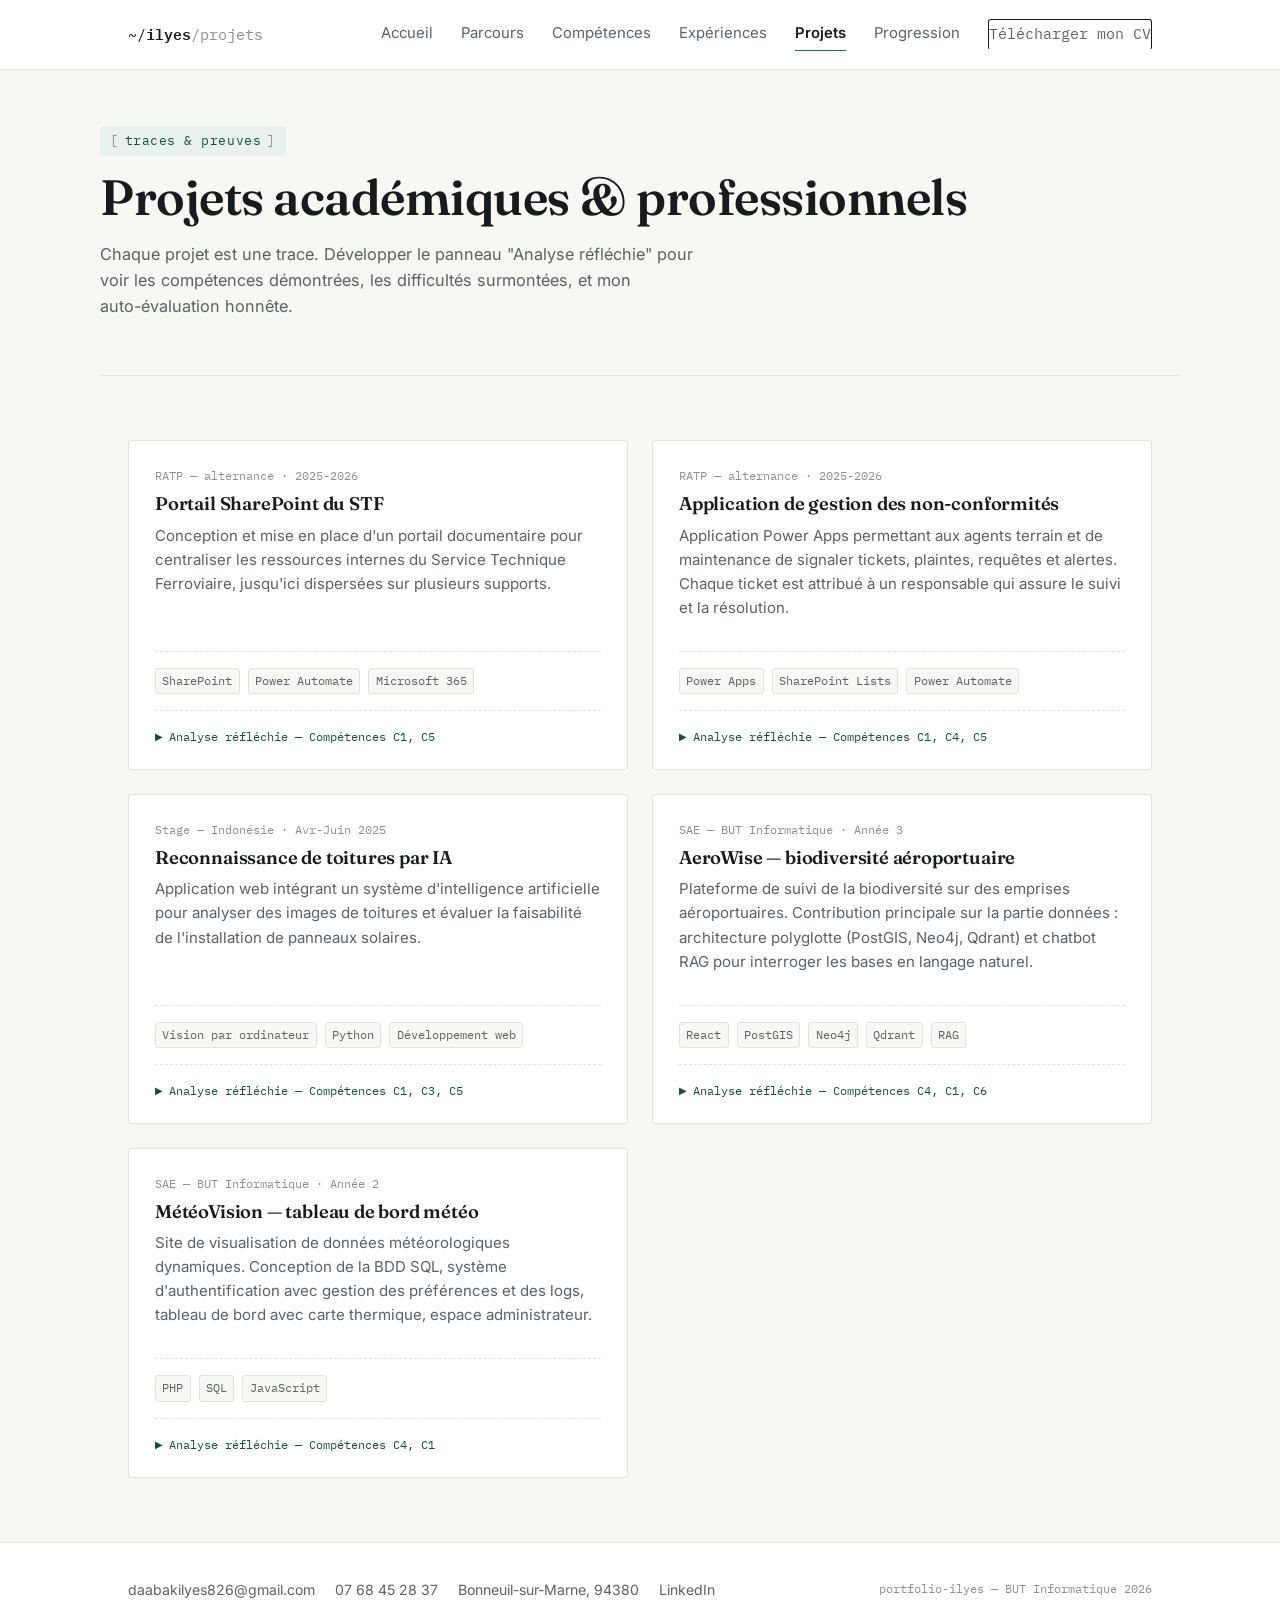
<file: projets.html>
<!doctype html>
<html lang="fr">
<head>
<meta charset="UTF-8">
<meta name="viewport" content="width=device-width, initial-scale=1.0">
<title>Projets — Daabak Ilyes</title>
<meta name="description" content="Projets académiques et professionnels de Daabak Ilyes avec analyses réfléchies.">
<link rel="preconnect" href="https://fonts.googleapis.com">
<link rel="preconnect" href="https://fonts.gstatic.com" crossorigin>
<link href="https://fonts.googleapis.com/css2?family=Fraunces:opsz,wght@9..144,300;9..144,600&family=Inter:wght@400;500;600&family=IBM+Plex+Mono:wght@400;500&display=swap" rel="stylesheet">
<link rel="stylesheet" href="assets/css/style.css">
</head>
<body>

<header class="site-header">
  <div class="nav-row">
    <div class="brand">~/<strong>ilyes</strong><span class="path-sep">/projets</span></div>
    <button class="nav-toggle" aria-expanded="false" aria-label="Ouvrir le menu">menu</button>
    <nav class="main-nav">
      <a href="index.html">Accueil</a>
      <a href="parcours.html">Parcours</a>
      <a href="competences.html">Compétences</a>
      <a href="experiences.html">Expériences</a>
      <a href="projets.html" aria-current="page">Projets</a>
      <a href="progression.html">Progression</a>
      <a class="nav-cv" href="assets/docs/CV_Daabak_Ilyes.pdf" download>Télécharger mon CV</a>
    </nav>
  </div>
</header>

<main>

  <div class="page-head container">
    <span class="eyebrow">traces & preuves</span>
    <h1>Projets académiques & professionnels</h1>
    <p>Chaque projet est une trace. Développer le panneau "Analyse réfléchie" pour voir les compétences démontrées, les difficultés surmontées, et mon auto-évaluation honnête.</p>
  </div>

  <section class="section">
    <div class="container card-grid">

      <!-- PROJET 1 : SharePoint -->
      <article class="card">
        <span class="card-eyebrow">RATP — alternance · 2025-2026</span>
        <h3>Portail SharePoint du STF</h3>
        <p>Conception et mise en place d'un portail documentaire pour centraliser les ressources internes du Service Technique Ferroviaire, jusqu'ici dispersées sur plusieurs supports.</p>
        <div class="stack">
          <span>SharePoint</span><span>Power Automate</span><span>Microsoft 365</span>
        </div>
        <details>
          <summary>Analyse réfléchie — Compétences C1, C5</summary>
          <div class="reflect">
            <div class="reflect-block">
              <span class="rb-label">Apprentissage critique</span>
              <p><strong>Avant</strong> — Je pensais que bien réaliser un outil informatique, c'était avant tout maîtriser la technique.</p>
              <p><strong>Pendant</strong> — En travaillant avec les équipes terrain du STF, j'ai réalisé qu'un portail documentaire non adopté est un projet raté, peu importe sa qualité technique.</p>
              <p><strong>Maintenant</strong> — Je comprends que la compétence "Réaliser un développement" inclut obligatoirement de prendre en compte l'utilisateur final dès la conception, pas à la fin.</p>
            </div>
            <div class="reflect-block">
              <span class="rb-label">Composantes essentielles démontrées</span>
              <ul>
                <li><strong>C5 — CE 3 (Communiquer)</strong> : échanges réguliers avec les équipes métier pour recueillir les besoins et adapter l'architecture documentaire</li>
                <li><strong>C1 — CE 1 (Formaliser)</strong> : structuration de l'arborescence du portail sous forme de schéma avant tout développement</li>
                <li><strong>C5 — CE 2 (Méthode)</strong> : déploiement progressif avec phases de test et de retour utilisateurs</li>
              </ul>
            </div>
            <div class="reflect-block">
              <span class="rb-label">Difficultés & solutions</span>
              <ul>
                <li><strong>Résistance au changement</strong> : certains agents préféraient leurs habitudes. Solution : formations courtes et documentation visuelle.</li>
                <li><strong>Gestion des permissions</strong> : l'environnement Enterprise RATP a des contraintes d'accès strictes. Solution : analyse des groupes AD existants et adaptation des droits.</li>
              </ul>
            </div>
            <div class="reflect-block">
              <span class="rb-label">Ce que je referais différemment</span>
              <ul>
                <li>Intégrer les utilisateurs finaux dès la phase de maquette (prototypage participatif)</li>
                <li>Documenter chaque décision d'architecture dans un ADR (Architecture Decision Record)</li>
              </ul>
            </div>
            <div class="reflect-block">
              <span class="rb-label">Auto-évaluation</span>
              <div class="level-self">
                <div class="pips"><span class="pip filled"></span><span class="pip filled"></span><span class="pip"></span></div>
                <span>Intermédiaire — 2/3</span>
              </div>
              <p style="margin-top:.4em;">Je maîtrise la réalisation dans un contexte métier réel. Je progresse encore sur la documentation formelle des choix d'architecture (CE 4).</p>
            </div>
          </div>
        </details>
      </article>

      <!-- PROJET 2 : Non-conformités -->
      <article class="card">
        <span class="card-eyebrow">RATP — alternance · 2025-2026</span>
        <h3>Application de gestion des non-conformités</h3>
        <p>Application Power Apps permettant aux agents terrain et de maintenance de signaler tickets, plaintes, requêtes et alertes. Chaque ticket est attribué à un responsable qui assure le suivi et la résolution.</p>
        <div class="stack">
          <span>Power Apps</span><span>SharePoint Lists</span><span>Power Automate</span>
        </div>
        <details>
          <summary>Analyse réfléchie — Compétences C1, C4, C5</summary>
          <div class="reflect">
            <div class="reflect-block">
              <span class="rb-label">Apprentissage critique</span>
              <p><strong>Avant</strong> — Je n'avais conçu que des applications "pour moi-même" ou pour un jury d'enseignants.</p>
              <p><strong>Pendant</strong> — Les agents terrain ont des contraintes très différentes de celles qu'on imagine : connexion instable sur site, temps limité, interfaces qui doivent être ultra-simples.</p>
              <p><strong>Maintenant</strong> — Concevoir pour un vrai utilisateur en contexte professionnel, c'est radicalement différent d'un projet académique. L'UX n'est pas un détail, c'est le cœur du sujet.</p>
            </div>
            <div class="reflect-block">
              <span class="rb-label">Composantes essentielles démontrées</span>
              <ul>
                <li><strong>C4 — CE 2 (Recenser outils)</strong> : choix de SharePoint Lists comme backend de données pour sa simplicité et son intégration native avec Power Apps</li>
                <li><strong>C1 — CE 3 (Schémas)</strong> : modélisation des flux de traitement (signalement → attribution → résolution → clôture)</li>
                <li><strong>C5 — CE 1 (Besoins)</strong> : collecte des besoins auprès des responsables maintenance avant de coder</li>
              </ul>
            </div>
            <div class="reflect-block">
              <span class="rb-label">Difficultés & solutions</span>
              <ul>
                <li><strong>Catégorisation des tickets</strong> : définir une taxonomie claire entre plaintes, requêtes, alertes et incidents. Solution : ateliers avec les responsables d'équipes.</li>
                <li><strong>Automatisation des notifications</strong> : paramétrer Power Automate pour alerter le bon responsable selon le type et la priorité. Solution : matrice d'escalade documentée.</li>
              </ul>
            </div>
            <div class="reflect-block">
              <span class="rb-label">Ce que je referais différemment</span>
              <ul>
                <li>Intégrer un tableau de bord Power BI dès le départ pour suivre les KPIs (temps de résolution, volume par catégorie)</li>
                <li>Prévoir une version offline pour les agents en zones sans réseau</li>
              </ul>
            </div>
            <div class="reflect-block">
              <span class="rb-label">Auto-évaluation</span>
              <div class="level-self">
                <div class="pips"><span class="pip filled"></span><span class="pip filled"></span><span class="pip filled"></span></div>
                <span>Confirmé — 3/3 (sur C4 gestion des données)</span>
              </div>
              <p style="margin-top:.4em;">La conception du modèle de données et des workflows démontre une maîtrise de bout en bout de la Compétence 4.</p>
            </div>
          </div>
        </details>
      </article>

      <!-- PROJET 3 : IA Indonésie -->
      <article class="card">
        <span class="card-eyebrow">Stage — Indonésie · Avr-Juin 2025</span>
        <h3>Reconnaissance de toitures par IA</h3>
        <p>Application web intégrant un système d'intelligence artificielle pour analyser des images de toitures et évaluer la faisabilité de l'installation de panneaux solaires.</p>
        <div class="stack">
          <span>Vision par ordinateur</span><span>Python</span><span>Développement web</span>
        </div>
        <details>
          <summary>Analyse réfléchie — Compétences C1, C3, C5</summary>
          <div class="reflect">
            <div class="reflect-block">
              <span class="rb-label">Apprentissage critique</span>
              <p><strong>Avant</strong> — J'avais une vision théorique de l'IA, vue principalement en cours et sur des données propres et préparées.</p>
              <p><strong>Pendant</strong> — Les images de toitures en Indonésie étaient de qualité très variable (angles, résolution, végétation). J'ai compris que la qualité des données d'entrée conditionne totalement la fiabilité d'un système d'IA.</p>
              <p><strong>Maintenant</strong> — Un projet IA commence par une phase de collecte et nettoyage des données, pas par le modèle. Cette leçon est directement liée à la Compétence 4 (gérer des données).</p>
            </div>
            <div class="reflect-block">
              <span class="rb-label">Composantes essentielles démontrées</span>
              <ul>
                <li><strong>C5 — CE 2 (Méthode)</strong> : gestion autonome du projet sur 10 semaines dans un contexte international</li>
                <li><strong>C1 — CE 4 (Justifier)</strong> : documentation des choix techniques (modèle de vision retenu, paramètres)</li>
                <li><strong>C6 — CE 2 (Intégration)</strong> : collaboration avec une équipe de chercheurs indonésiens, adaptation culturelle et linguistique</li>
              </ul>
            </div>
            <div class="reflect-block">
              <span class="rb-label">Difficultés & solutions</span>
              <ul>
                <li><strong>Qualité des données d'entraînement</strong> : images hétérogènes et mal étiquetées. Solution : phase de nettoyage et ré-annotation manuelle.</li>
                <li><strong>Contraintes de déploiement</strong> : infrastructure serveur limitée. Solution : optimisation du modèle pour réduire la charge de calcul.</li>
                <li><strong>Barrière linguistique</strong> : communication en anglais avec des équipes non-anglophones natives. Solution : documentation visuelle et schémas.</li>
              </ul>
            </div>
            <div class="reflect-block">
              <span class="rb-label">Ce que je referais différemment</span>
              <ul>
                <li>Partir d'un modèle pré-entraîné (transfer learning) plutôt qu'entraîner from scratch</li>
                <li>Mettre en place un pipeline de validation des images en amont</li>
              </ul>
            </div>
            <div class="reflect-block">
              <span class="rb-label">Auto-évaluation</span>
              <div class="level-self">
                <div class="pips"><span class="pip filled"></span><span class="pip filled"></span><span class="pip"></span></div>
                <span>Intermédiaire — 2/3</span>
              </div>
              <p style="margin-top:.4em;">Bonne autonomie sur la conduite du projet. Ma maîtrise de la vision par ordinateur reste à approfondir (AC 3 de C2).</p>
            </div>
          </div>
        </details>
      </article>

      <!-- PROJET 4 : AeroWise -->
      <article class="card">
        <span class="card-eyebrow">SAE — BUT Informatique · Année 3</span>
        <h3>AeroWise — biodiversité aéroportuaire</h3>
        <p>Plateforme de suivi de la biodiversité sur des emprises aéroportuaires. Contribution principale sur la partie données : architecture polyglotte (PostGIS, Neo4j, Qdrant) et chatbot RAG pour interroger les bases en langage naturel.</p>
        <div class="stack">
          <span>React</span><span>PostGIS</span><span>Neo4j</span><span>Qdrant</span><span>RAG</span>
        </div>
        <details>
          <summary>Analyse réfléchie — Compétences C4, C1, C6</summary>
          <div class="reflect">
            <div class="reflect-block">
              <span class="rb-label">Apprentissage critique</span>
              <p><strong>Avant</strong> — En Année 2, ma vision des bases de données se limitait au relationnel : une table, des colonnes, des relations.</p>
              <p><strong>Pendant</strong> — Pour modéliser des espèces animales, leurs relations prédateur/proie (graphe), leurs localisations géographiques (spatial) et permettre une recherche sémantique (vectoriel), aucune seule base ne suffisait.</p>
              <p><strong>Maintenant</strong> — Le passage de "une BDD" à "un écosystème polyglotte" est mon apprentissage critique le plus significatif. Chaque technologie existe parce qu'elle résout un type de problème mieux que les autres.</p>
            </div>
            <div class="reflect-block">
              <span class="rb-label">Composantes essentielles démontrées</span>
              <ul>
                <li><strong>C4 — CE 3 (Justifier)</strong> : rapport décisionnel expliquant pourquoi PostGIS pour le spatial, Neo4j pour les graphes, Qdrant pour les vecteurs</li>
                <li><strong>C4 — CE 1 (Formaliser)</strong> : schéma d'architecture multi-bases avec flux de données entre les systèmes</li>
                <li><strong>C6 — CE 1 (Versionner)</strong> : travail en équipe avec Git, branches par fonctionnalité</li>
              </ul>
            </div>
            <div class="reflect-block">
              <span class="rb-label">Difficultés & solutions</span>
              <ul>
                <li><strong>Cohérence des données entre 3 bases</strong> : maintenir la synchronisation entre les mêmes entités dans PostGIS, Neo4j et Qdrant. Solution : identifiants UUID partagés et procédures d'import unifiées.</li>
                <li><strong>Précision du RAG</strong> : les premières réponses du chatbot étaient trop vagues. Solution : amélioration du chunking des documents et du prompt système.</li>
              </ul>
            </div>
            <div class="reflect-block">
              <span class="rb-label">Ce que je referais différemment</span>
              <ul>
                <li>Mettre en place une couche de cache Redis pour les requêtes fréquentes sur Qdrant</li>
                <li>Avoir une stratégie de monitoring des bases dès le départ (alertes sur la latence)</li>
              </ul>
            </div>
            <div class="reflect-block">
              <span class="rb-label">Auto-évaluation</span>
              <div class="level-self">
                <div class="pips"><span class="pip filled"></span><span class="pip filled"></span><span class="pip filled"></span></div>
                <span>Confirmé — 3/3 (sur C4 Gérer les données)</span>
              </div>
              <p style="margin-top:.4em;">Ce projet représente le niveau le plus élevé atteint sur la Compétence 4 : vision holistique, justification des choix, adaptation à des données hétérogènes en contexte réel.</p>
            </div>
          </div>
        </details>
      </article>

      <!-- PROJET 5 : MétéoVision -->
      <article class="card">
        <span class="card-eyebrow">SAE — BUT Informatique · Année 2</span>
        <h3>MétéoVision — tableau de bord météo</h3>
        <p>Site de visualisation de données météorologiques dynamiques. Conception de la BDD SQL, système d'authentification avec gestion des préférences et des logs, tableau de bord avec carte thermique, espace administrateur.</p>
        <div class="stack">
          <span>PHP</span><span>SQL</span><span>JavaScript</span>
        </div>
        <details>
          <summary>Analyse réfléchie — Compétences C4, C1</summary>
          <div class="reflect">
            <div class="reflect-block">
              <span class="rb-label">Apprentissage critique</span>
              <p><strong>Avant</strong> — Je pensais qu'une base de données bien conçue sur le plan structurel était nécessaire et suffisante.</p>
              <p><strong>Pendant</strong> — Quand j'ai testé l'application avec un volume réaliste de relevés météo, certaines requêtes de recherche devenaient lentes. La modélisation seule ne garantit pas la performance à l'échelle.</p>
              <p><strong>Maintenant</strong> — Un bon design de BDD inclut l'anticipation de la performance future : indexation, partitionnement, séparation des données historiques et courantes.</p>
            </div>
            <div class="reflect-block">
              <span class="rb-label">Composantes essentielles démontrées</span>
              <ul>
                <li><strong>C4 — CE 1 (Formaliser)</strong> : schéma ER normalisé (3NF) avec 4 entités principales (Relevé, Lieu, Utilisateur, Préférence)</li>
                <li><strong>C1 — CE 4 (Justifier)</strong> : documentation du choix MySQL avec les raisons techniques (contraintes ACID, schéma structuré)</li>
                <li><strong>C4 — CE 4 (Visualiser)</strong> : carte thermique interactive et graphiques de tendances construits en JavaScript</li>
              </ul>
            </div>
            <div class="reflect-block">
              <span class="rb-label">Difficultés & solutions</span>
              <ul>
                <li><strong>Performances SQL sur gros volume</strong> : certaines requêtes WHERE sans index étaient lentes. Solution : analyse avec EXPLAIN, création d'index BTREE sur les colonnes filtrées.</li>
                <li><strong>Gestion des sessions PHP</strong> : expiration trop rapide des sessions utilisateurs. Solution : configuration de session.gc_maxlifetime et implémentation d'un cookie "remember me".</li>
              </ul>
            </div>
            <div class="reflect-block">
              <span class="rb-label">Ce que je referais différemment</span>
              <ul>
                <li>Créer une table "historique" séparée pour isoler les anciens relevés des données courantes</li>
                <li>Utiliser une API REST (Node.js) au lieu d'un backend PHP monolithique, pour mieux séparer frontend et backend</li>
                <li>Écrire les tests avant le code (TDD), pas après</li>
              </ul>
            </div>
            <div class="reflect-block">
              <span class="rb-label">Auto-évaluation</span>
              <div class="level-self">
                <div class="pips"><span class="pip filled"></span><span class="pip filled"></span><span class="pip"></span></div>
                <span>Intermédiaire — 2/3</span>
              </div>
              <p style="margin-top:.4em;">Bonne maîtrise du cycle complet (BDD → backend → frontend). Ce qui me manque pour le niveau Confirmé : avoir comparé des approches alternatives (ex. : test avec une base NoSQL pour les séries temporelles).</p>
            </div>
          </div>
        </details>
      </article>

    </div>
  </section>

</main>

<footer class="site-footer">
  <div class="container footer-grid">
    <div class="footer-contacts">
      <a href="mailto:daabakilyes826@gmail.com">daabakilyes826@gmail.com</a>
      <a href="tel:+33768452837">07 68 45 28 37</a>
      <span>Bonneuil-sur-Marne, 94380</span>
      <a href="https://www.linkedin.com/in/ilyes-daabak/" target="_blank" rel="noopener">LinkedIn</a>
    </div>
    <div class="footer-meta">portfolio-ilyes — BUT Informatique 2026</div>
  </div>
</footer>

<script src="assets/js/main.js"></script>
</body>
</html>
</file>
<file: assets/css/style.css>
/* =========================================================
   Daabak Ilyes — Portfolio
   Direction : sobre / académique, accents "data" (parcours AGED)
   ========================================================= */

:root{
  --bg:        #f7f7f4;
  --surface:   #ffffff;
  --ink:       #181b1d;
  --ink-soft:  #5b6168;
  --ink-faint: #8b9096;
  --line:      #e3e3dd;
  --line-strong: #cfd0c8;
  --accent:    #1f6f54;
  --accent-ink:#15503c;
  --accent-soft: #e8f1ec;
  --amber:     #b5712c;
  --amber-soft:#f6ece0;

  --font-display: "Fraunces", "Iowan Old Style", Georgia, serif;
  --font-body: "Inter", -apple-system, BlinkMacSystemFont, "Segoe UI", sans-serif;
  --font-mono: "IBM Plex Mono", "SFMono-Regular", Consolas, monospace;

  --maxw: 1080px;
  --radius: 3px;
}

*,*::before,*::after{ box-sizing:border-box; }
html{ scroll-behavior:smooth; }

body{
  margin:0;
  background:var(--bg);
  color:var(--ink);
  font-family:var(--font-body);
  font-size:16px;
  line-height:1.6;
  -webkit-font-smoothing:antialiased;
}

img{ max-width:100%; height:auto; display:block; }

a{ color:inherit; text-decoration:none; }

h1,h2,h3{
  font-family:var(--font-display);
  font-weight:600;
  line-height:1.15;
  margin:0 0 .5em;
  letter-spacing:-0.01em;
}

h1{ font-size:clamp(2.1rem, 4vw, 3.1rem); }
h2{ font-size:clamp(1.5rem, 2.6vw, 2rem); }
h3{ font-size:1.15rem; font-weight:600; }

p{ margin:0 0 1em; color:var(--ink-soft); }

.container{
  max-width:var(--maxw);
  margin:0 auto;
  padding:0 28px;
}

/* visible keyboard focus everywhere */
a:focus-visible, button:focus-visible, summary:focus-visible{
  outline:2px solid var(--accent);
  outline-offset:3px;
}

@media (prefers-reduced-motion: reduce){
  *{ animation:none !important; transition:none !important; scroll-behavior:auto !important; }
}

/* -----------------------------------------------------------
   Eyebrow / signature element : balise façon clé de données
   ----------------------------------------------------------- */
.eyebrow{
  display:inline-flex;
  align-items:center;
  gap:.5em;
  font-family:var(--font-mono);
  font-size:.8rem;
  letter-spacing:.04em;
  color:var(--accent-ink);
  background:var(--accent-soft);
  border:1px solid var(--accent-soft);
  padding:.3em .7em;
  border-radius:var(--radius);
  margin-bottom:1em;
}
.eyebrow::before{ content:"["; color:var(--ink-faint); }
.eyebrow::after{ content:"]"; color:var(--ink-faint); }

/* -----------------------------------------------------------
   Header / navigation — façon chemin de fichier
   ----------------------------------------------------------- */
.site-header{
  border-bottom:1px solid var(--line);
  background:var(--surface);
  position:sticky;
  top:0;
  z-index:20;
}
.nav-row{
  display:flex;
  align-items:center;
  justify-content:space-between;
  gap:24px;
  padding:18px 28px;
  max-width:var(--maxw);
  margin:0 auto;
}
.brand{
  font-family:var(--font-mono);
  font-size:.95rem;
  color:var(--ink);
  white-space:nowrap;
}
.brand .path-sep{ color:var(--ink-faint); }
.brand strong{ font-weight:600; }

.nav-toggle{
  display:none;
  font-family:var(--font-mono);
  font-size:.85rem;
  background:none;
  border:1px solid var(--line-strong);
  border-radius:var(--radius);
  padding:.45em .8em;
  color:var(--ink);
  cursor:pointer;
}

nav.main-nav{
  display:flex;
  align-items:center;
  gap:28px;
  flex-wrap:wrap;
}
nav.main-nav a{
  font-size:.93rem;
  color:var(--ink-soft);
  padding:4px 0;
  border-bottom:1px solid transparent;
}
nav.main-nav a:hover{ color:var(--ink); }
nav.main-nav a[aria-current="page"]{
  color:var(--ink);
  font-weight:600;
  border-bottom:1px solid var(--accent);
}
.nav-cv{
  font-family:var(--font-mono);
  font-size:.82rem;
  border:1px solid var(--ink);
  padding:.5em 1em;
  border-radius:var(--radius);
  white-space:nowrap;
  display:inline-flex;
  align-items:center;
  line-height:1.4;
  box-sizing:border-box;
}
.nav-cv:hover{ background:var(--ink); color:var(--surface); }

@media (max-width:760px){
  .nav-toggle{ display:inline-block; }
  nav.main-nav{
    display:none;
    flex-direction:column;
    align-items:flex-start;
    gap:14px;
    width:100%;
    padding:16px 28px 22px;
    border-top:1px solid var(--line);
  }
  nav.main-nav.is-open{ display:flex; }
  .nav-row{ flex-wrap:wrap; }
}

/* -----------------------------------------------------------
   Hero
   ----------------------------------------------------------- */
.hero{
  padding:64px 0 56px;
  border-bottom:1px solid var(--line);
}
.hero-grid{
  display:grid;
  grid-template-columns:1.1fr .9fr;
  gap:48px;
  align-items:center;
}
.hero h1{ margin-bottom:.2em; }
.hero .role{
  font-family:var(--font-mono);
  font-size:1rem;
  color:var(--accent-ink);
  margin-bottom:1.1em;
}
.hero p.lead{
  font-size:1.05rem;
  max-width:46ch;
}
.cta-row{
  display:flex;
  gap:14px;
  flex-wrap:wrap;
  margin-top:1.6em;
}
.btn{
  font-family:var(--font-mono);
  font-size:.88rem;
  padding:.8em 1.3em;
  border-radius:var(--radius);
  border:1px solid var(--ink);
  display:inline-block;
}
.btn-primary{ background:var(--ink); color:var(--surface); }
.btn-primary:hover{ background:var(--accent-ink); border-color:var(--accent-ink); }
.btn-ghost{ background:transparent; color:var(--ink); }
.btn-ghost:hover{ border-color:var(--accent); color:var(--accent-ink); }

.portrait-frame{
  border:1px solid var(--line-strong);
  border-radius:var(--radius);
  padding:10px;
  background:var(--surface);
}
.portrait-frame img{ border-radius:2px; }

@media (max-width:760px){
  .hero-grid{ grid-template-columns:1fr; }
  .portrait-frame{ max-width:320px; margin:0 auto; }
}

/* -----------------------------------------------------------
   Stat table (style "table de données")
   ----------------------------------------------------------- */
.stat-table{
  display:grid;
  grid-template-columns:repeat(4,1fr);
  border-top:1px solid var(--line);
  border-left:1px solid var(--line);
}
.stat-cell{
  border-right:1px solid var(--line);
  border-bottom:1px solid var(--line);
  padding:20px 18px;
  background:var(--surface);
}
.stat-cell .num{
  font-family:var(--font-mono);
  font-size:1.7rem;
  color:var(--accent-ink);
  display:block;
}
.stat-cell .label{
  font-size:.85rem;
  color:var(--ink-soft);
}
@media (max-width:700px){
  .stat-table{ grid-template-columns:repeat(2,1fr); }
}

/* -----------------------------------------------------------
   Generic section
   ----------------------------------------------------------- */
.section{ padding:64px 0; }
.section + .section{ border-top:1px solid var(--line); }
.section-head{ max-width:62ch; margin-bottom:2.4em; }
.section-head p{ font-size:1.02rem; }

/* -----------------------------------------------------------
   Timeline (parcours / expériences)
   ----------------------------------------------------------- */
.timeline{
  border-left:1px solid var(--line-strong);
  margin-left:6px;
}
.tl-item{
  position:relative;
  padding:0 0 44px 32px;
}
.tl-item:last-child{ padding-bottom:4px; }
.tl-item::before{
  content:"";
  position:absolute;
  left:-5px;
  top:6px;
  width:9px;
  height:9px;
  border-radius:50%;
  background:var(--surface);
  border:2px solid var(--accent);
}
.tl-item.is-current::before{ background:var(--accent); }
.tl-date{
  font-family:var(--font-mono);
  font-size:.85rem;
  color:var(--accent-ink);
  background:var(--accent-soft);
  display:inline-block;
  padding:.2em .6em;
  border-radius:var(--radius);
  margin-bottom:.6em;
}
.tl-item h3{ margin-bottom:.2em; }
.tl-org{
  font-size:.92rem;
  color:var(--ink-soft);
  margin-bottom:.7em;
}
.tl-item ul{ margin:.6em 0 0; padding-left:1.1em; color:var(--ink-soft); }
.tl-item li{ margin-bottom:.35em; }
.tag-current{
  font-family:var(--font-mono);
  font-size:.72rem;
  color:var(--amber);
  border:1px solid var(--amber);
  background:var(--amber-soft);
  padding:.1em .5em;
  border-radius:var(--radius);
  margin-left:.6em;
  vertical-align:middle;
}

/* -----------------------------------------------------------
   Compétences — listes type "table de données" + badges
   ----------------------------------------------------------- */
.skills-grid{
  display:grid;
  grid-template-columns:1fr 1fr;
  gap:40px 56px;
}
.skill-group h3{
  font-family:var(--font-mono);
  font-size:.95rem;
  text-transform:uppercase;
  letter-spacing:.04em;
  color:var(--ink);
  border-bottom:1px solid var(--line);
  padding-bottom:.6em;
  margin-bottom:.2em;
}
.skill-row{
  display:flex;
  align-items:center;
  justify-content:space-between;
  padding:.65em 0;
  border-bottom:1px dashed var(--line);
  font-size:.95rem;
}
.skill-row:last-child{ border-bottom:none; }
.level{
  font-family:var(--font-mono);
  font-size:.74rem;
  padding:.18em .55em;
  border-radius:var(--radius);
  white-space:nowrap;
  border:1px solid var(--line-strong);
  color:var(--ink-soft);
}
.level-avance{ background:var(--accent); border-color:var(--accent); color:#fff; }
.level-intermediaire{ background:var(--accent-soft); border-color:var(--accent); color:var(--accent-ink); }
.level-debutant{ background:transparent; }

.tagrow{ display:flex; flex-wrap:wrap; gap:10px; }
.tagrow .tag{
  font-family:var(--font-mono);
  font-size:.78rem;
  padding:.4em .75em;
  border:1px solid var(--line-strong);
  border-radius:var(--radius);
  color:var(--ink-soft);
}

@media (max-width:760px){
  .skills-grid{ grid-template-columns:1fr; }
}

/* -----------------------------------------------------------
   Projets — cartes
   ----------------------------------------------------------- */
.card-grid{
  display:grid;
  grid-template-columns:1fr 1fr;
  gap:24px;
}
.card{
  background:var(--surface);
  border:1px solid var(--line);
  border-radius:var(--radius);
  padding:26px 26px 22px;
  display:flex;
  flex-direction:column;
}
.card:hover{ border-color:var(--accent); }
.card .card-eyebrow{
  font-family:var(--font-mono);
  font-size:.74rem;
  color:var(--ink-faint);
  margin-bottom:.6em;
}
.card h3{ margin-bottom:.5em; }
.card p{ font-size:.94rem; flex:1; }
.stack{
  display:flex;
  flex-wrap:wrap;
  gap:8px;
  margin-top:1em;
  padding-top:1em;
  border-top:1px dashed var(--line);
}
.stack span{
  font-family:var(--font-mono);
  font-size:.72rem;
  color:var(--ink-soft);
  background:var(--bg);
  border:1px solid var(--line);
  padding:.25em .55em;
  border-radius:var(--radius);
}
@media (max-width:760px){
  .card-grid{ grid-template-columns:1fr; }
}

/* -----------------------------------------------------------
   About block (index)
   ----------------------------------------------------------- */
.about-grid{
  display:grid;
  grid-template-columns:.8fr 1.2fr;
  gap:48px;
}
.about-grid h2{ margin-bottom:.6em; }
.interests{
  margin-top:1.4em;
  padding-top:1.4em;
  border-top:1px solid var(--line);
}
.interests .label{
  font-family:var(--font-mono);
  font-size:.78rem;
  color:var(--ink-faint);
  margin-bottom:.7em;
  display:block;
}
@media (max-width:760px){
  .about-grid{ grid-template-columns:1fr; }
}

/* -----------------------------------------------------------
   Footer
   ----------------------------------------------------------- */
.site-footer{
  border-top:1px solid var(--line);
  background:var(--surface);
  padding:36px 0 28px;
  margin-top:0;
}
.footer-grid{
  display:flex;
  justify-content:space-between;
  flex-wrap:wrap;
  gap:24px;
  font-size:.88rem;
  color:var(--ink-soft);
}
.footer-grid a:hover{ color:var(--accent-ink); }
.footer-meta{
  font-family:var(--font-mono);
  font-size:.78rem;
  color:var(--ink-faint);
}
.footer-contacts{
  display:flex;
  gap:20px;
  flex-wrap:wrap;
}

/* page-top spacer for non-hero pages */
.page-head{
  padding:56px 0 40px;
  border-bottom:1px solid var(--line);
}
.page-head h1{ margin-bottom:.3em; }
.page-head p{ max-width:60ch; font-size:1.02rem; }

/* -----------------------------------------------------------
   Compétences BUT — blocs par compétence officielle
   ----------------------------------------------------------- */
.comp-block{
  border:1px solid var(--line);
  border-radius:var(--radius);
  background:var(--surface);
  margin-bottom:28px;
  overflow:hidden;
}
.comp-header{
  display:flex;
  align-items:center;
  justify-content:space-between;
  gap:16px;
  padding:18px 26px;
  border-bottom:1px solid var(--line);
  flex-wrap:wrap;
}
.comp-num{
  font-family:var(--font-mono);
  font-size:.74rem;
  color:var(--ink-faint);
  margin-bottom:.2em;
}
.comp-header h3{ margin:0; font-size:1.05rem; }
.level-badge{
  font-family:var(--font-mono);
  font-size:.74rem;
  padding:.3em .7em;
  border-radius:var(--radius);
  white-space:nowrap;
  flex-shrink:0;
}
.lvl-confirmed{ background:var(--accent); color:#fff; }
.lvl-inter{ background:var(--accent-soft); color:var(--accent-ink); border:1px solid var(--accent); }
.lvl-novice{ background:var(--bg); color:var(--ink-soft); border:1px solid var(--line-strong); }
.lvl-main{ background:var(--amber-soft); color:var(--amber); border:1px solid var(--amber); }

.comp-body{
  display:grid;
  grid-template-columns:1fr 1fr;
  gap:0;
}
.comp-col{
  padding:20px 26px;
}
.comp-col:first-child{
  border-right:1px solid var(--line);
}
.comp-col h4{
  font-family:var(--font-mono);
  font-size:.76rem;
  text-transform:uppercase;
  letter-spacing:.05em;
  color:var(--ink-faint);
  margin:0 0 .8em;
}
.ac-row{
  display:flex;
  align-items:flex-start;
  gap:.6em;
  padding:.5em 0;
  border-bottom:1px dashed var(--line);
  font-size:.88rem;
  color:var(--ink-soft);
}
.ac-row:last-child{ border-bottom:none; }
.ac-tag{
  font-family:var(--font-mono);
  font-size:.65rem;
  padding:.15em .45em;
  border-radius:var(--radius);
  white-space:nowrap;
  flex-shrink:0;
  margin-top:.15em;
}
.ok{ background:var(--accent); color:#fff; }
.partial{ background:var(--amber-soft); color:var(--amber); border:1px solid var(--amber); }
.no{ background:var(--bg); color:var(--ink-faint); border:1px solid var(--line); }

.comp-footer{
  padding:14px 26px;
  border-top:1px solid var(--line);
  background:var(--bg);
  display:flex;
  align-items:center;
  gap:10px;
  flex-wrap:wrap;
}
.comp-footer .label{
  font-family:var(--font-mono);
  font-size:.74rem;
  color:var(--ink-faint);
  margin-right:.3em;
}

@media(max-width:660px){
  .comp-body{ grid-template-columns:1fr; }
  .comp-col:first-child{ border-right:none; border-bottom:1px solid var(--line); }
}

/* -----------------------------------------------------------
   Analyse réfléchie — <details> dans les cartes projet
   ----------------------------------------------------------- */
.card details{
  margin-top:1em;
  border-top:1px dashed var(--line);
  padding-top:1em;
}
.card summary{
  font-family:var(--font-mono);
  font-size:.78rem;
  color:var(--accent-ink);
  cursor:pointer;
  list-style:none;
  display:flex;
  align-items:center;
  gap:.5em;
}
.card summary::-webkit-details-marker{ display:none; }
.card summary::before{
  content:"▶";
  font-size:.6rem;
  transition:transform .15s;
}
.card details[open] summary::before{ transform:rotate(90deg); }
.card summary:hover{ color:var(--accent); }

.reflect{
  padding-top:1em;
}
.reflect-block{
  margin-bottom:1em;
}
.reflect-block .rb-label{
  font-family:var(--font-mono);
  font-size:.72rem;
  text-transform:uppercase;
  letter-spacing:.04em;
  color:var(--ink-faint);
  display:block;
  margin-bottom:.4em;
}
.reflect-block p,
.reflect-block li{
  font-size:.88rem;
  color:var(--ink-soft);
  margin:0 0 .3em;
}
.reflect-block ul{
  margin:.3em 0;
  padding-left:1.1em;
}
.level-self{
  display:inline-flex;
  align-items:center;
  gap:.5em;
  font-family:var(--font-mono);
  font-size:.78rem;
}
.pips{ display:flex; gap:4px; }
.pip{
  width:12px;
  height:12px;
  border-radius:50%;
  border:1.5px solid var(--accent);
}
.pip.filled{ background:var(--accent); }

/* -----------------------------------------------------------
   Progression — grille Année 1 / 2 / 3
   ----------------------------------------------------------- */
.prog-section{
  margin-bottom:32px;
}
.prog-section h3{
  font-size:1rem;
  margin-bottom:1em;
  padding-bottom:.5em;
  border-bottom:1px solid var(--line);
}
.prog-grid{
  display:grid;
  grid-template-columns:repeat(3,1fr);
  border:1px solid var(--line);
  border-radius:var(--radius);
  overflow:hidden;
}
.prog-col{
  padding:20px;
  background:var(--surface);
}
.prog-col+.prog-col{ border-left:1px solid var(--line); }
.prog-col-label{
  font-family:var(--font-mono);
  font-size:.72rem;
  color:var(--ink-faint);
  display:block;
  margin-bottom:.3em;
}
.prog-col h4{
  font-size:.95rem;
  margin:0 0 .5em;
}
.prog-col .level-badge{
  display:inline-block;
  margin-bottom:.8em;
}
.prog-col p{
  font-size:.85rem;
  margin:0 0 .5em;
}
.prog-col ul{
  margin:.4em 0 0;
  padding-left:1em;
  font-size:.85rem;
  color:var(--ink-soft);
}
.prog-col li{ margin-bottom:.3em; }
@media(max-width:660px){
  .prog-grid{ grid-template-columns:1fr; }
  .prog-col+.prog-col{ border-left:none; border-top:1px solid var(--line); }
}
</file>
